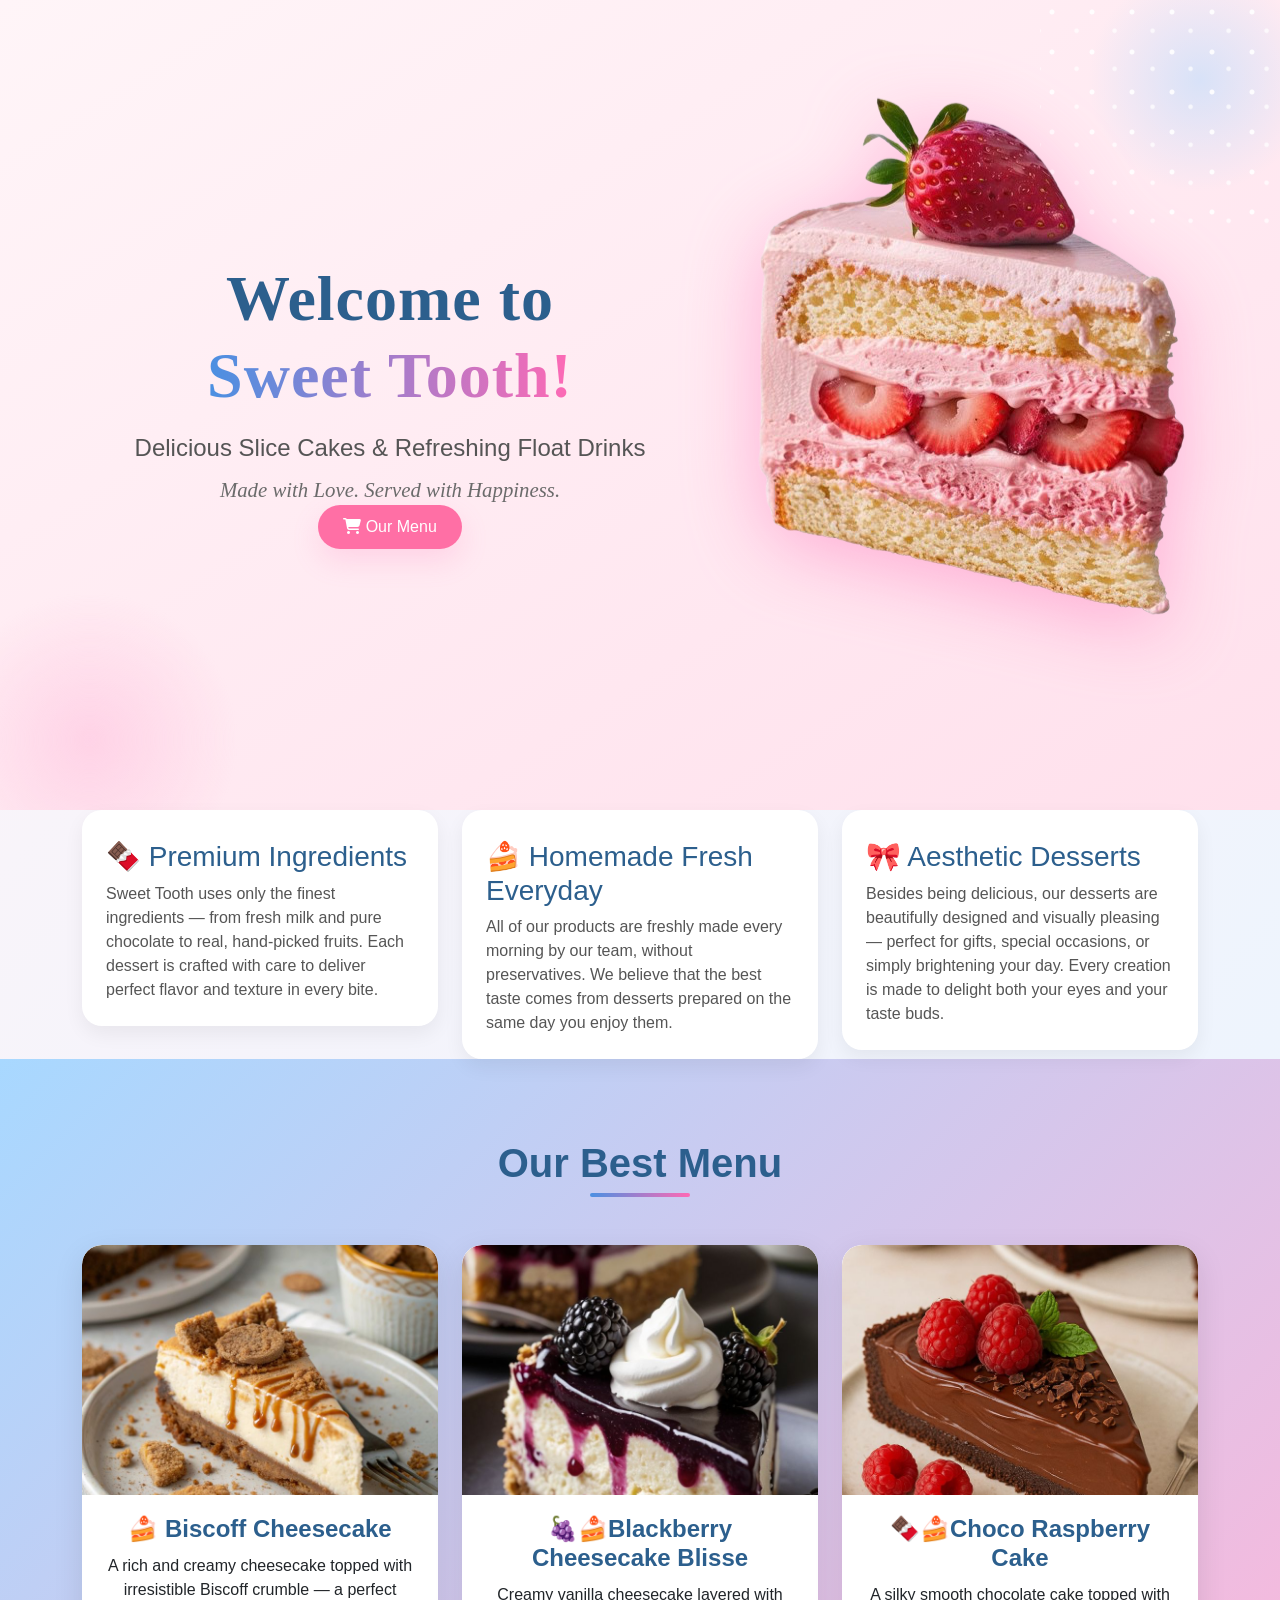
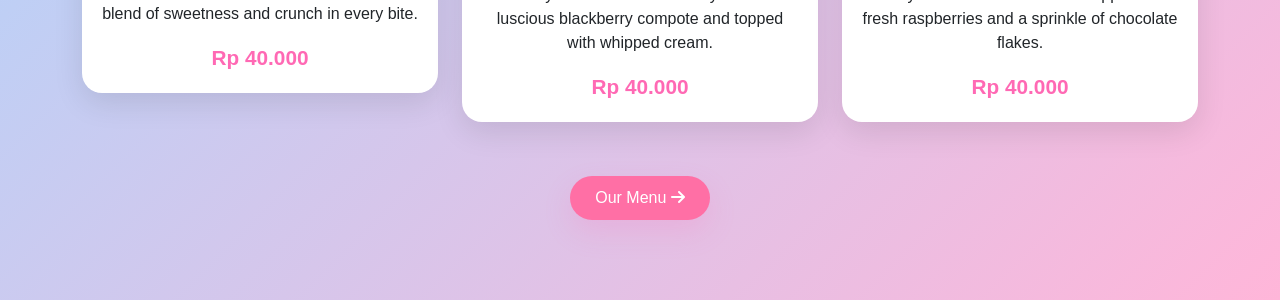
<file: index.html>
<!DOCTYPE html>
<html lang="id">
<head>
    <meta charset="UTF-8">
    <meta name="viewport" content="width=device-width, initial-scale=1.0">
    <title>Sweet Tooth - Home</title>
    <link href="https://cdn.jsdelivr.net/npm/bootstrap@5.3.0/dist/css/bootstrap.min.css" rel="stylesheet">
    <link rel="stylesheet" href="https://cdnjs.cloudflare.com/ajax/libs/font-awesome/6.4.0/css/all.min.css">
    <link href="style.css" rel="stylesheet"/>
</head>
<body>
   

    <!-- Hero Section -->
    <section class="hero-section">
        <div class="container">
            <div class="hero-slice-wrap" aria-hidden="true">
            <img src="images/slicecake.png" alt="Strawberyy Slice Cake" class="hero-slice-img">
            </div>
            <h1>Welcome to <span class="highlight-logo">Sweet Tooth!</span></h1>
            <p>Delicious Slice Cakes & Refreshing Float Drinks</p>
            <span class="hero-tagline">Made with Love. Served with Happiness.</span>
            <button class="btn btn-custom" onclick="location.href='menu.html'">
                <i class="fas fa-shopping-cart"></i> Our Menu
            </button>
        </div>
    </section>

    <!-- Features Section -->
    <section class="features-section">
        <div class="container">
            <div class="row g-4">
                <div class="col-md-4">
                    <div class="feature-card">
                        <div class="feature-icon"></div>
                        <h3>🍫 Premium Ingredients</h3>
                        <p>Sweet Tooth uses only the finest ingredients — from fresh milk and pure chocolate to real, hand-picked fruits. Each dessert is crafted with care to deliver perfect flavor and texture in every bite.</p>
                    </div>
                </div>
                <div class="col-md-4">
                    <div class="feature-card">
                        <div class="feature-icon"></div>
                        <h3>🍰 Homemade Fresh Everyday</h3>
                        <p>All of our products are freshly made every morning by our team, without preservatives. We believe that the best taste comes from desserts prepared on the same day you enjoy them.</p>
                    </div>
                </div>
                <div class="col-md-4">
                    <div class="feature-card">
                        <div class="feature-icon"></div>
                        <h3>🎀 Aesthetic Desserts</h3>
                        <p>Besides being delicious, our desserts are beautifully designed and visually pleasing — perfect for gifts, special occasions, or simply brightening your day. Every creation is made to delight both your eyes and your taste buds.</p>
                    </div>
                </div>
            </div>
        </div>
    </section>

    <!-- Product Preview -->
    <section class="product-preview">
        <div class="container">
            <div class="section-title">
                <h2>Our Best Menu</h2>
            </div>
            <div class="row">
                <div class="col-md-4">
                    <div class="product-card">
                        <div class="product-img">
                            <img src="images/biscoff-cheesecake.jpg" alt="Biscoff Cheesecake">
                        </div>
                        <div class="product-info">
                            <h4>🍰 Biscoff Cheesecake</h4>
                            <p>A rich and creamy cheesecake topped with irresistible Biscoff crumble — a perfect blend of sweetness and crunch in every bite.</p>
                            <div class="product-price">Rp 40.000</div>
                        </div>
                    </div>
                </div>
                <div class="col-md-4">
                    <div class="product-card">
                        <div class="product-img">
                            <img src="images/blackberry- cheesecake-blisse.jpg" alt="Blackberry Cheesecake Blisse">
                        </div>
                        <div class="product-info">
                            <h4>🍇🍰Blackberry Cheesecake Blisse</h4>
                            <p>Creamy vanilla cheesecake layered with luscious blackberry compote and topped with whipped cream.</p>
                            <div class="product-price">Rp 40.000</div>
                        </div>
                    </div>
                </div>
                <div class="col-md-4">
                    <div class="product-card">
                        <div class="product-img">
                            <img src="images/choco-raspberry-cake.jpg" alt="Choco Raspberry Cake">
                        </div>
                        <div class="product-info">
                            <h4>🍫🍰Choco Raspberry Cake</h4>
                            <p>A silky smooth chocolate cake topped with fresh raspberries and a sprinkle of chocolate flakes.</p>
                            <div class="product-price">Rp 40.000</div>
                        </div>
                    </div>
                </div>
            </div>
            <div class="text-center mt-4">
                <button class="btn btn-custom" onclick="location.href='menu.html'">
                    Our Menu <i class="fas fa-arrow-right"></i>
                </button>
            </div>
        </div>
    </section>

    <!-- jQuery & Custom JS -->
    <script src="https://code.jquery.com/jquery-3.7.1.min.js"></script>
    <script src="script.js"></script>

    <script src="https://cdn.jsdelivr.net/npm/bootstrap@5.3.0/dist/js/bootstrap.bundle.min.js"></script>
</body>

</html>
</file>
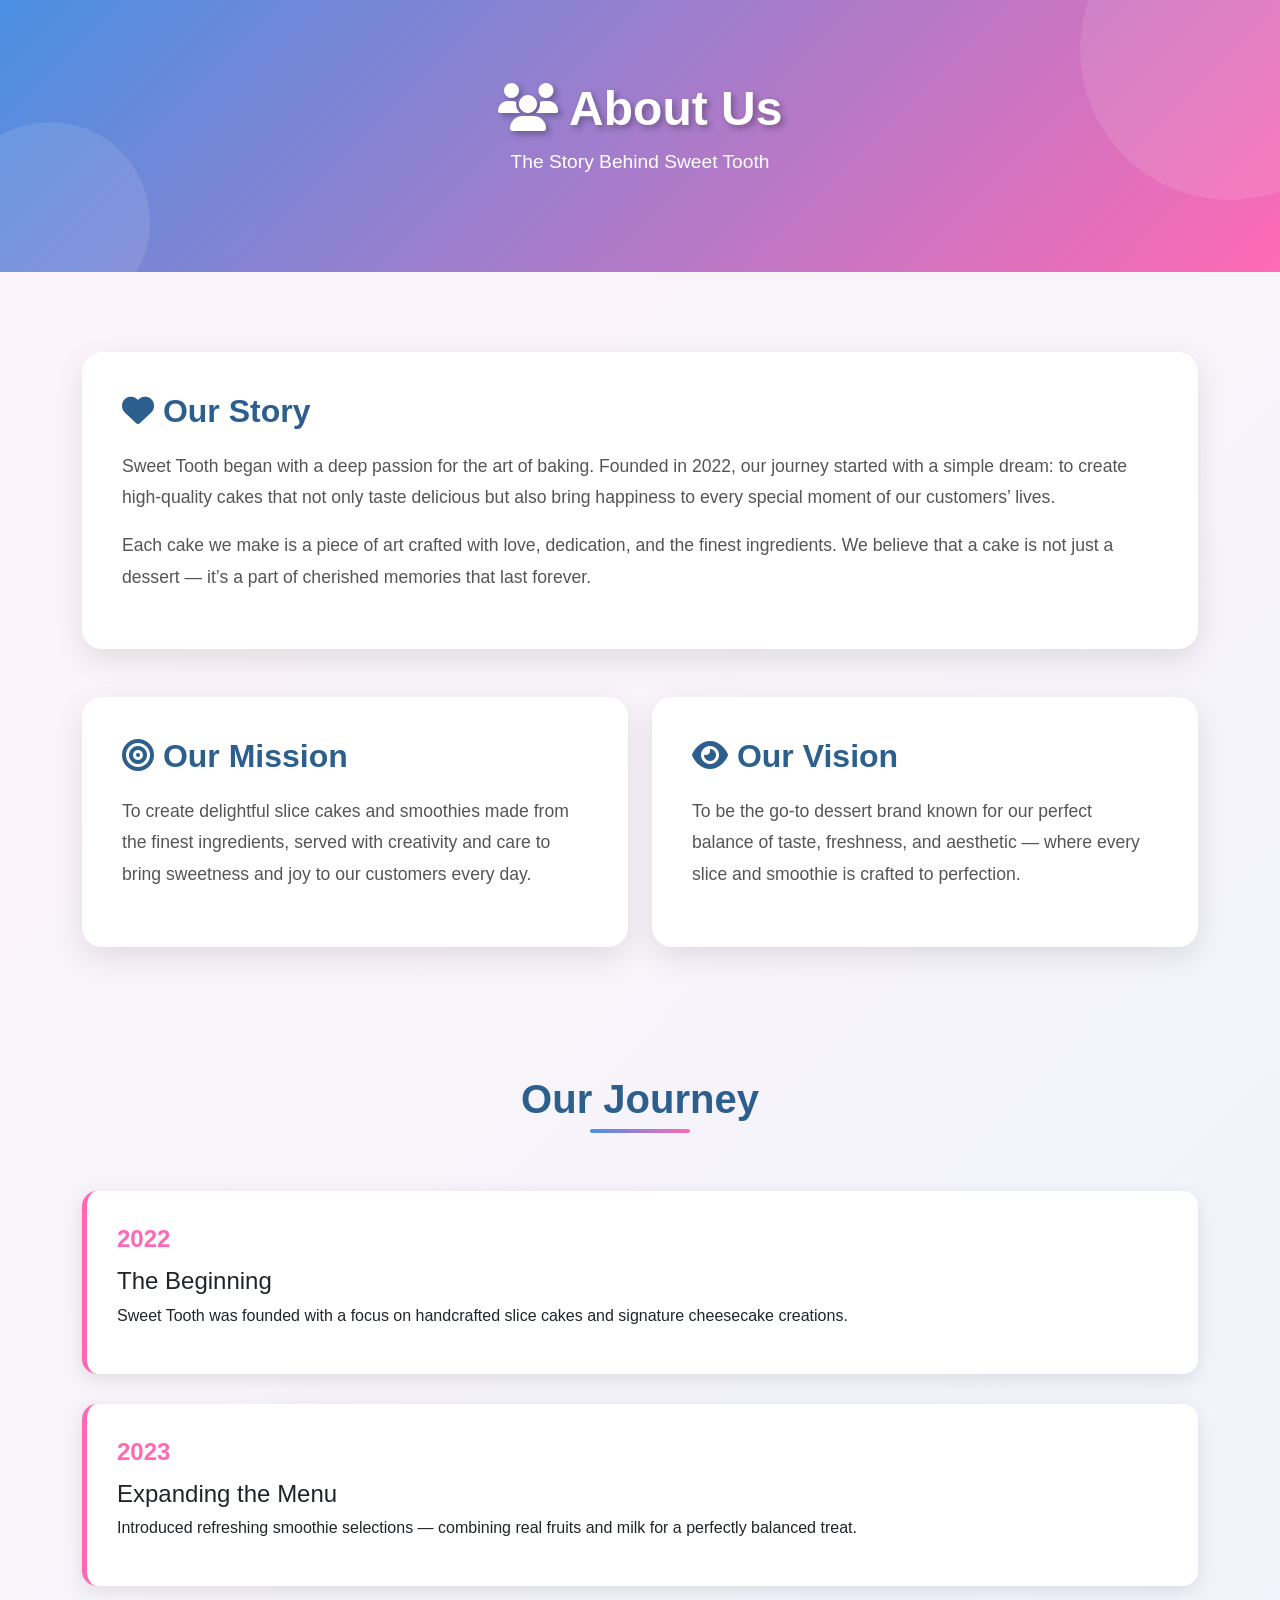
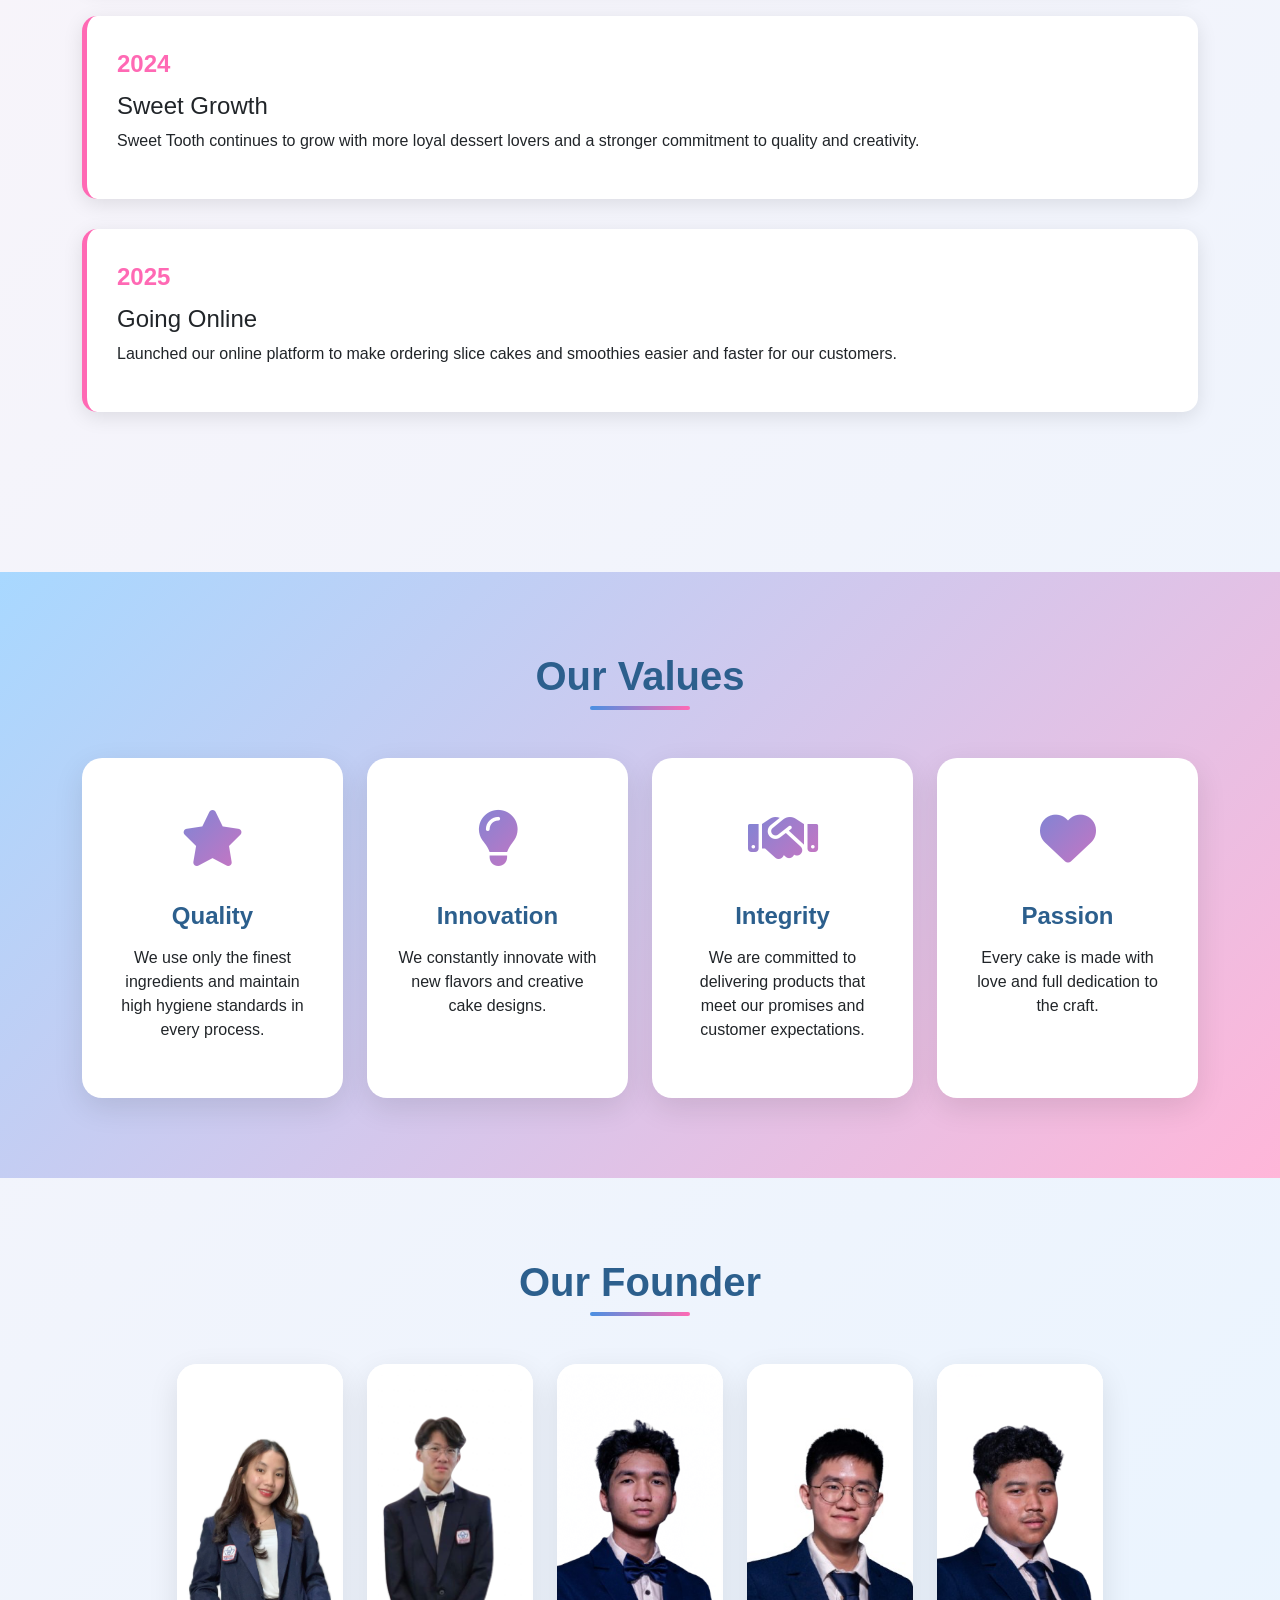
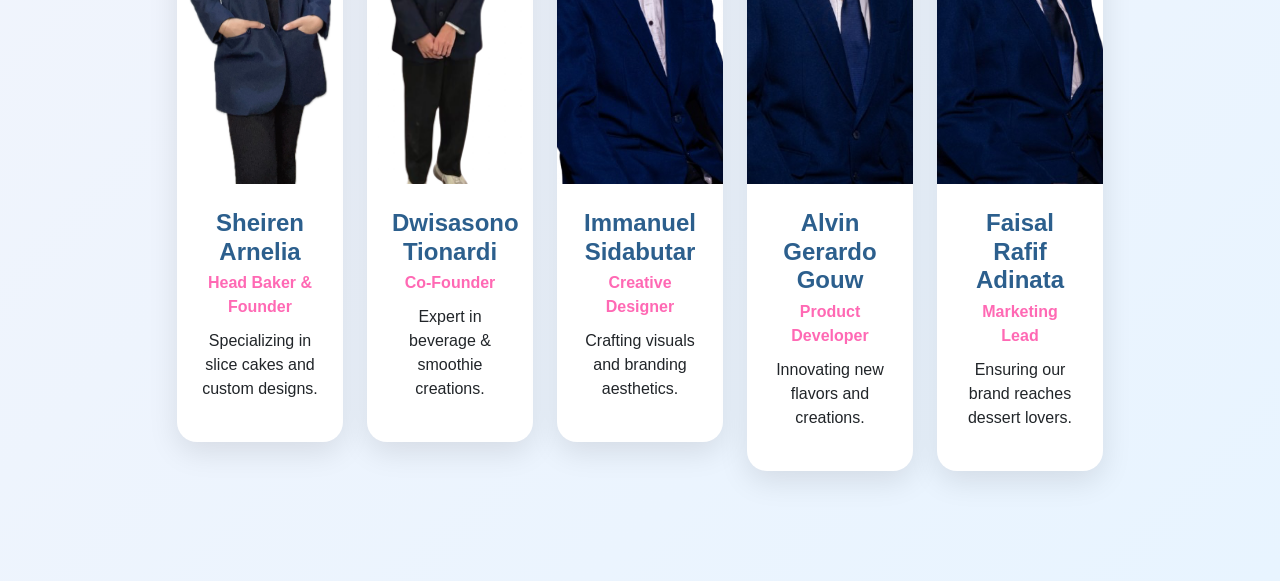
<file: about.html>
<!DOCTYPE html>
<html lang="id">
<head>
    <meta charset="UTF-8">
    <meta name="viewport" content="width=device-width, initial-scale=1.0">
    <title>About Us - Sweet Tooth</title>
    <link href="https://cdn.jsdelivr.net/npm/bootstrap@5.3.0/dist/css/bootstrap.min.css" rel="stylesheet">
    <link rel="stylesheet" href="https://cdnjs.cloudflare.com/ajax/libs/font-awesome/6.4.0/css/all.min.css">
    <link href="style.css" rel="stylesheet"/>

    <style>
    /* style tag  */
    .special-title {
      color: #4A90E2;
      font-weight: 700;
      text-align: center;
      margin-bottom: 18px;
    }
    </style>
</head>
<body>

    <!-- Page Header -->
    <section class="page-header">
        <div class="container">
            <h1><i class="fas fa-users"></i> About Us</h1>
            <p>The Story Behind Sweet Tooth</p>
        </div>
    </section>

    <!-- About Content -->
    <section class="about-content">
        <div class="container">
            <div class="about-card">
                <h2><i class="fas fa-heart"></i> Our Story</h2>
                <p>Sweet Tooth began with a deep passion for the art of baking. Founded in 2022, our journey started with a simple dream: to create high-quality cakes that not only taste delicious but also bring happiness to every special moment of our customers’ lives.</p>
                <p>Each cake we make is a piece of art crafted with love, dedication, and the finest ingredients. We believe that a cake is not just a dessert — it’s a part of cherished memories that last forever.</p>
            </div>

            <div class="row mt-5">
                <div class="col-md-6">
                    <div class="about-card">
                        <h2><i class="fas fa-bullseye"></i> Our Mission</h2>
                        <p>To create delightful slice cakes and smoothies made from the finest ingredients, served with creativity and care to bring sweetness and joy to our customers every day.</p>
                    </div>
                </div>
                <div class="col-md-6">
                    <div class="about-card">
                        <h2><i class="fas fa-eye"></i>  Our Vision</h2>
                         <p>To be the go-to dessert brand known for our perfect balance of taste, freshness, and aesthetic — where every slice and smoothie is crafted to perfection.</p>
                    </div>
                </div>
            </div>

            <div class="story-timeline mt-5">
                <div class="section-title">
                    <h2 class="special-title">Our Journey</h2>
                </div>
                <div class="timeline-item">
                    <div class="timeline-year">2022</div>
                    <h4>The Beginning</h4>
                    <p>Sweet Tooth was founded with a focus on handcrafted slice cakes and signature cheesecake creations.</p>
                </div>
                <div class="timeline-item">
                     <div class="timeline-year">2023</div>
                     <h4>Expanding the Menu</h4>
                     <p>Introduced refreshing smoothie selections — combining real fruits and milk for a perfectly balanced treat.</p>
                </div>
               <div class="timeline-item">
                    <div class="timeline-year">2024</div>
                    <h4>Sweet Growth</h4>
                    <p>Sweet Tooth continues to grow with more loyal dessert lovers and a stronger commitment to quality and creativity.</p>
                </div>
                <div class="timeline-item">
                    <div class="timeline-year">2025</div>
                    <h4>Going Online</h4>
                    <p>Launched our online platform to make ordering slice cakes and smoothies easier and faster for our customers.</p>
                </div>
            </div>
        </div>
    </section>

    <!-- Values Section -->
    <section class="values-section">
        <div class="container">
            <div class="section-title">
                <h2>Our Values</h2>
            </div>
            <div class="row g-4">
                <div class="col-md-3">
                    <div class="value-card">
                        <div class="value-icon">
                            <i class="fas fa-star"></i>
                        </div>
                        <h4>Quality</h4>
                       <p>We use only the finest ingredients and maintain high hygiene standards in every process.</p>
                    </div>
                </div>
                <div class="col-md-3">
                    <div class="value-card">
                        <div class="value-icon">
                            <i class="fas fa-lightbulb"></i>
                        </div>
                        <h4>Innovation</h4>
                        <p>We constantly innovate with new flavors and creative cake designs.</p>
                    </div>
                </div>
                <div class="col-md-3">
                    <div class="value-card">
                        <div class="value-icon">
                            <i class="fas fa-handshake"></i>
                        </div>
                        <h4>Integrity</h4>
                        <p>We are committed to delivering products that meet our promises and customer expectations.</p>
                    </div>
                </div>
                <div class="col-md-3">
                    <div class="value-card">
                        <div class="value-icon">
                            <i class="fas fa-heart"></i>
                        </div>
                        <h4>Passion</h4>
                        <p>Every cake is made with love and full dedication to the craft.</p>
                    </div>
                </div>
            </div>
        </div>
    </section>

    <!-- Team Section -->
    <section class="team-section">
    <div class="container">
        <div class="section-title">
            <h2>Our Founder</h2>
        </div>

        <div class="row justify-content-center g-4">

            <!-- Card 1 -->
            <div class="col-md-4 col-lg-2">
                <div class="team-card">
                    <div class="team-img">
                        <img src="images/sheiren-arnelia.JPG" alt="Sheiren Arnelia">
                    </div>
                    <div class="team-info">
                        <h4>Sheiren Arnelia</h4>
                        <div class="team-role">Head Baker & Founder</div>
                        <p>Specializing in slice cakes and custom designs.</p>
                    </div>
                </div>
            </div>

            <!-- Card 2 -->
            <div class="col-md-4 col-lg-2">
                <div class="team-card">
                    <div class="team-img">
                        <img src="images/DWI.png" alt="Team Member 2">
                    </div>
                    <div class="team-info">
                        <h4>Dwisasono Tionardi</h4>
                        <div class="team-role">Co-Founder</div>
                        <p>Expert in beverage & smoothie creations.</p>
                    </div>
                </div>
            </div>

            <!-- Card 3 -->
            <div class="col-md-4 col-lg-2">
                <div class="team-card">
                    <div class="team-img">
                        <img src="images/Nuel.png" alt="Team Member 3">
                    </div>
                    <div class="team-info">
                        <h4>Immanuel Sidabutar</h4>
                        <div class="team-role">Creative Designer</div>
                        <p>Crafting visuals and branding aesthetics.</p>
                    </div>
                </div>
            </div>

            <!-- Card 4 -->
            <div class="col-md-4 col-lg-2">
                <div class="team-card">
                    <div class="team-img">
                        <img src="images/alvin.jpg" alt="Team Member 4">
                    </div>
                    <div class="team-info">
                        <h4>Alvin Gerardo Gouw</h4>
                        <div class="team-role">Product Developer</div>
                        <p>Innovating new flavors and creations.</p>
                    </div>
                </div>
            </div>

            <!-- Card 5 -->
            <div class="col-md-4 col-lg-2">
                <div class="team-card">
                    <div class="team-img">
                        <img src="images/faisal.png" alt="Team Member 5">
                    </div>
                    <div class="team-info">
                        <h4>Faisal Rafif Adinata</h4>
                        <div class="team-role">Marketing Lead</div>
                        <p>Ensuring our brand reaches dessert lovers.</p>
                    </div>
                </div>
            </div>

        </div>
    </div>
</section>


    <!-- jQuery & Custom JS -->
    <script src="https://code.jquery.com/jquery-3.7.1.min.js"></script>
    <script src="script.js"></script>
    
    <script src="https://cdn.jsdelivr.net/npm/bootstrap@5.3.0/dist/js/bootstrap.bundle.min.js"></script>
</body>
</html>
</file>
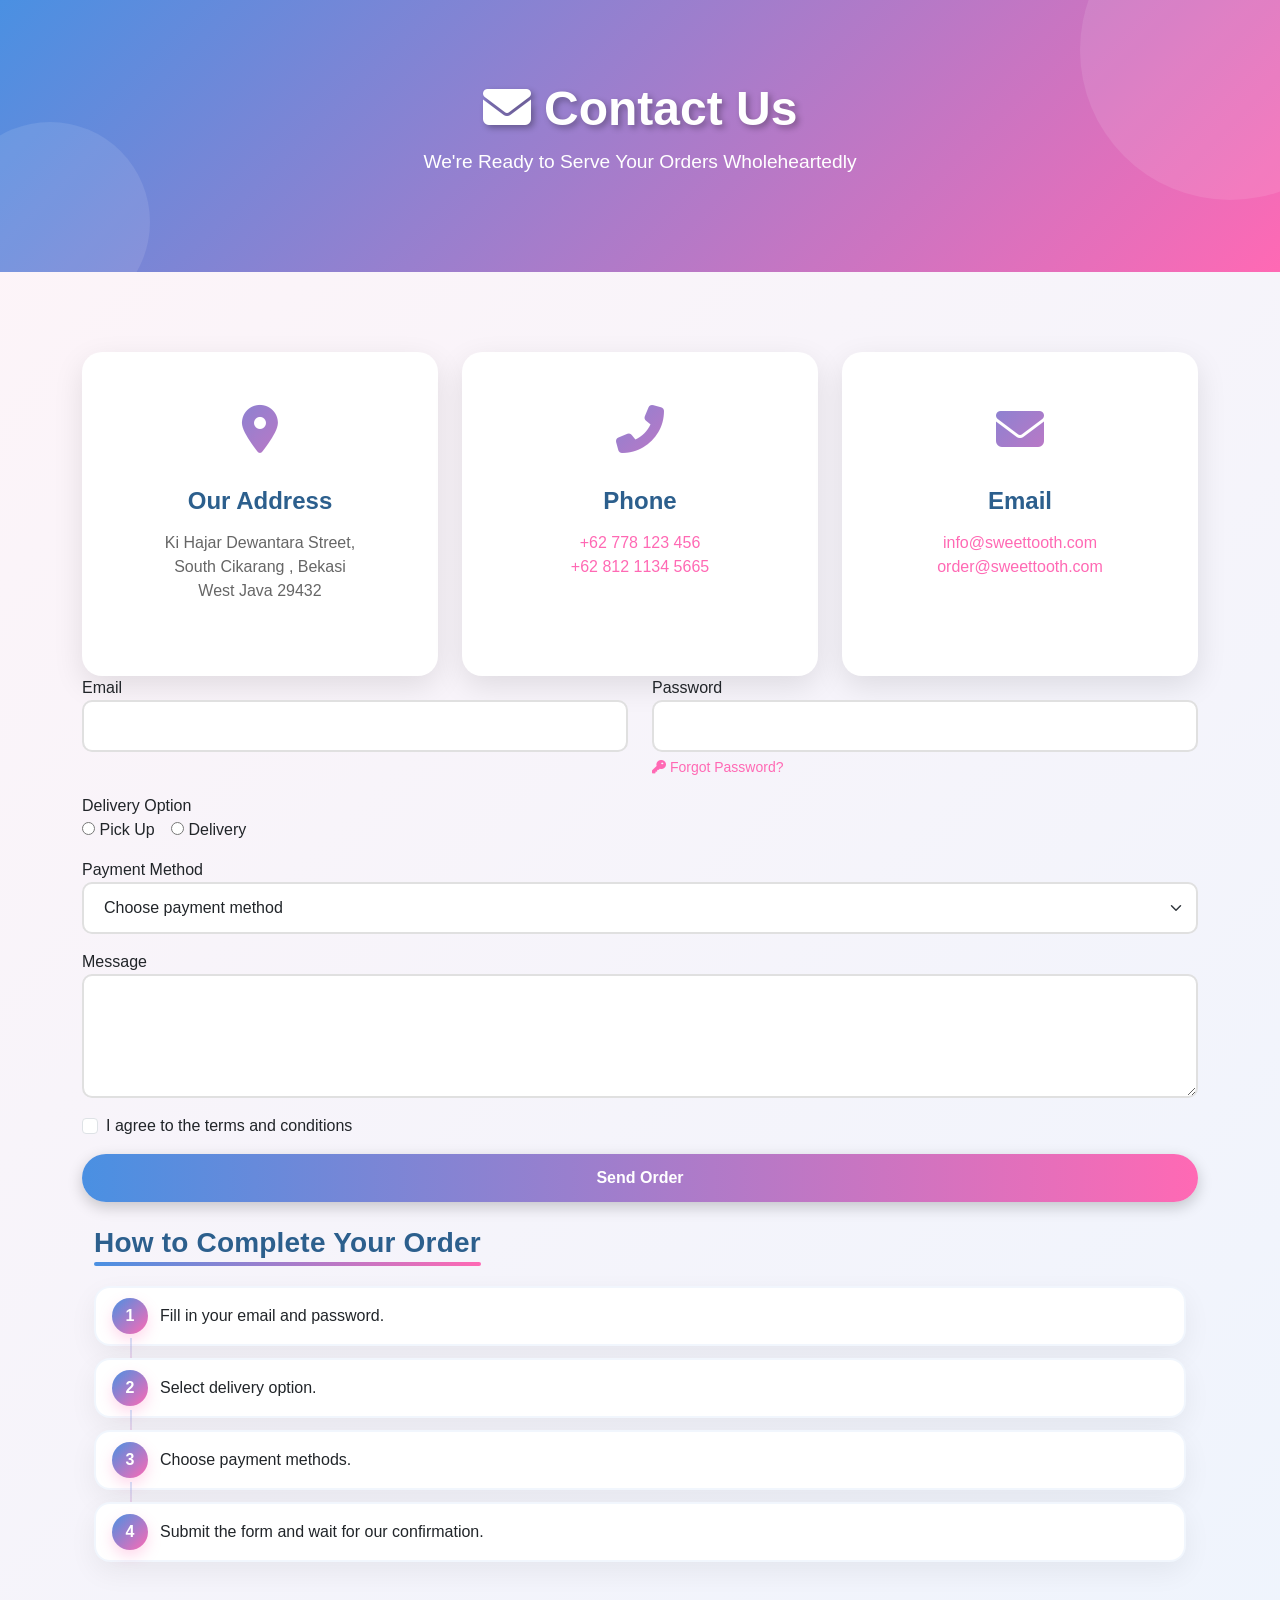
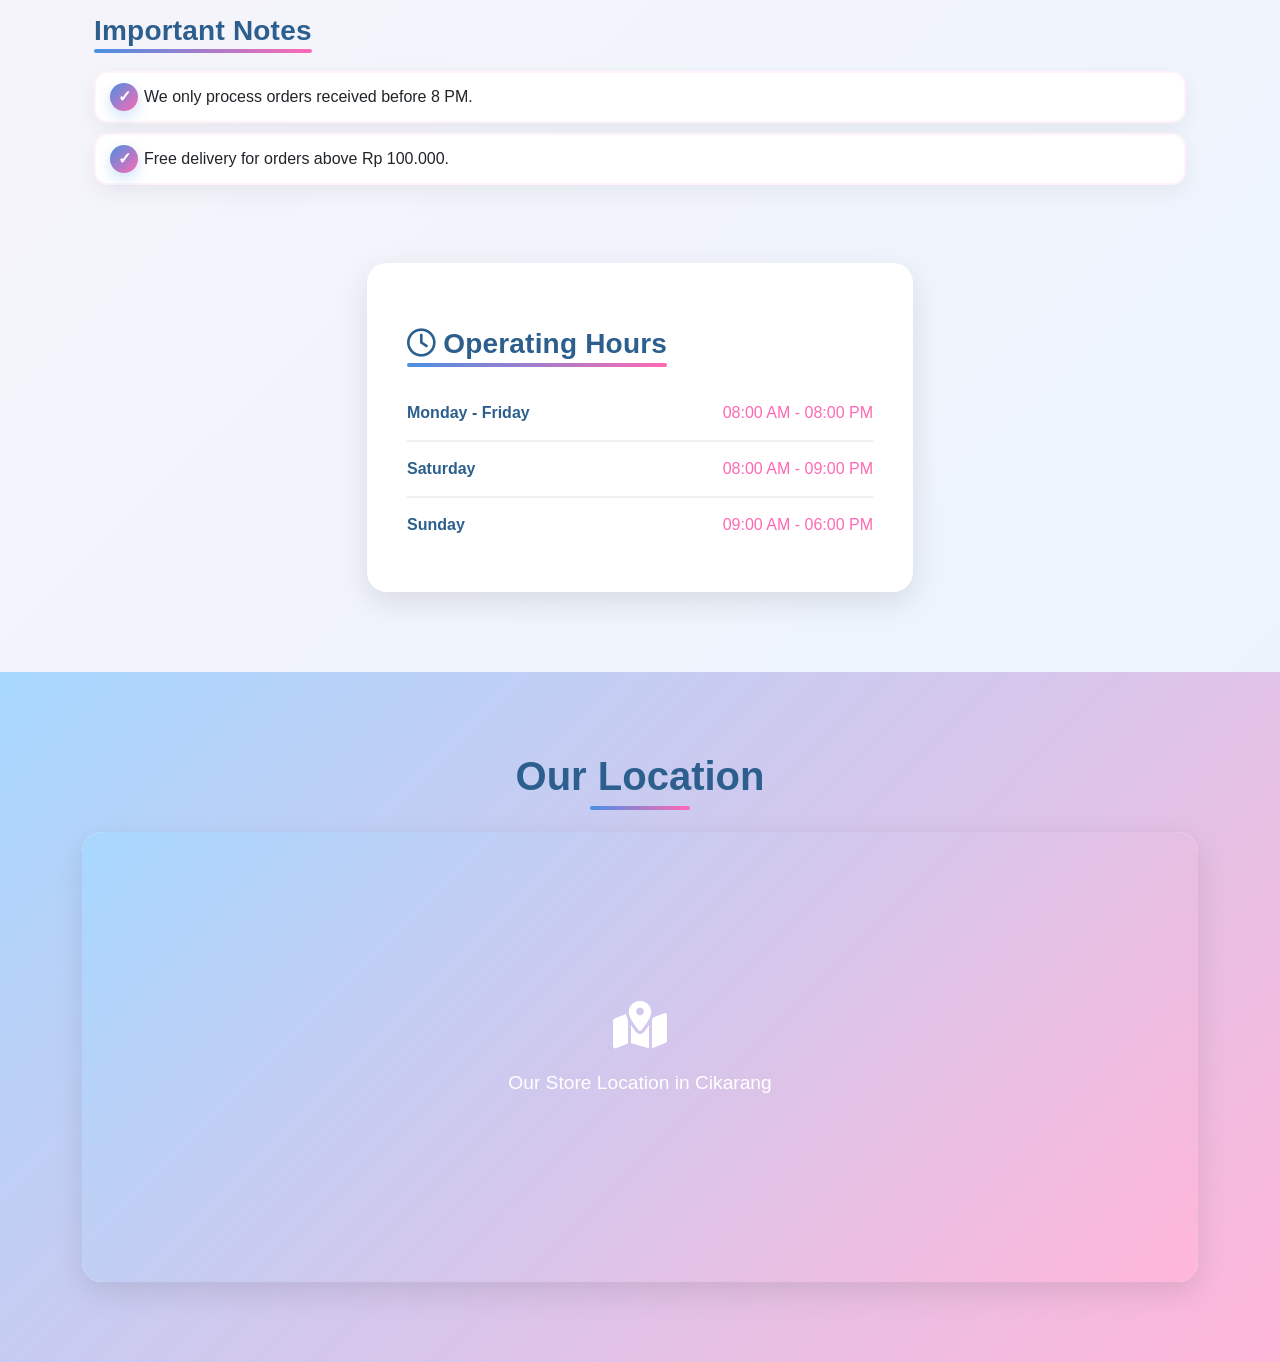
<file: contact.html>
<!DOCTYPE html>
<html lang="id">
<head>
    <meta charset="UTF-8">
    <meta name="viewport" content="width=device-width, initial-scale=1.0">
    <title>Sweet Tooth - Contact</title>
    <link href="https://cdn.jsdelivr.net/npm/bootstrap@5.3.0/dist/css/bootstrap.min.css" rel="stylesheet">
    <link rel="stylesheet" href="https://cdnjs.cloudflare.com/ajax/libs/font-awesome/6.4.0/css/all.min.css">
    <link href="style.css" rel="stylesheet"/>
</head>
<body>

    <!-- Page Header -->
    <section class="page-header">
        <div class="container">
            <h1><i class="fas fa-envelope"></i> Contact Us</h1>
            <p>We're Ready to Serve Your Orders Wholeheartedly</p>
        </div>
    </section>

    <!-- Contact Info Cards -->
    <section class="contact-section">
        <div class="container">
            <div class="row">
                <div class="col-md-4">
                    <div class="contact-info-card">
                        <div class="contact-icon">
                            <i class="fas fa-map-marker-alt"></i>
                        </div>
                        <h4>Our Address</h4>
                        <p>Ki Hajar Dewantara Street,<br>South Cikarang , Bekasi<br>West Java 29432</p>
                    </div>
                </div>
                <div class="col-md-4">
                    <div class="contact-info-card">
                        <div class="contact-icon">
                            <i class="fas fa-phone-alt"></i>
                        </div>
                        <h4>Phone</h4>
                        <p>
                            <a href="tel:+62778123456">+62 778 123 456</a><br>
                            <a href="tel:+6281234567890">+62 812 1134 5665</a>
                        </p>
                    </div>
                </div>
                <div class="col-md-4">
                    <div class="contact-info-card">
                        <div class="contact-icon">
                            <i class="fas fa-envelope"></i>
                        </div>
                        <h4>Email</h4>
                        <p>
                            <a href="mailto:info@sweettooth.com">info@sweettooth.com</a><br>
                            <a href="mailto:order@sweettooth.com">order@sweettooth.com</a>
                        </p>
                    </div>
                </div>
            </div>


    <!-- Contact Form --> 
        <form action="#" method="post" id="contactOrderForm" name="contactOrderForm">
        <div class="row">
            <div class="col-md-6 mb-3">
                <label for="emailOrder">Email</label>
                <input type="text" id="emailOrder" name="emailOrder" class="form-control">
            </div>
            <div class="col-md-6 mb-3">
                <label for="password">Password</label>
                <input id="password" name="password" class="form-control" type="password">
                <small style="display:block; margin-top:5px;">
                    <a href="#" id="showForgotForm" style="color: #FF69B4; text-decoration: none;">
                        <i class="fas fa-key"></i> Forgot Password?
                    </a>
                </small>
            </div>
        </div>

        <div class="mb-3">
            <label>Delivery Option</label><br>
            <input type="radio" id="pickup" name="delivery" value="pickup">
            <label for="pickup">Pick Up</label>
            <input type="radio" id="delivery" name="delivery" value="delivery" style="margin-left:12px;">
            <label for="delivery">Delivery</label>
        </div>

        <div class="mb-3">
            <label for="paymentMethod">Payment Method</label>
            <select name="paymentMethod" id="paymentMethod" class="form-select">
                <option value="">Choose payment method</option>
                <option value="cod">Cash on Delivery</option>
                <option value="transfer">Bank Transfer</option>
                <option value="ewallet">E-Wallet (OVO / DANA / GoPay)</option>
            </select>
            <small id="paymentHelper" style="color:#d63384; font-weight:500;"></small>
        </div>

        <div class="mb-3 d-none" id="addressGroup">
            <label for="address">Delivery Address</label>
            <textarea id="address" name="address" class="form-control" rows="3"
            placeholder="Street, district, city, postal code"></textarea>
        </div>

        <div class="mb-3">
            <label for="message">Message</label>
            <textarea id="message" name="message" class="form-control" rows="4" maxlength="500"></textarea>
        </div>

        <div class="mb-3 form-check">
            <input class="form-check-input" type="checkbox" id="agree">
            <label class="form-check-label" for="agree">I agree to the terms and conditions</label>
        </div>

        <button type="submit" class="btn btn-submit">Send Order</button>
        </form>

        <!-- Oredered & Unordered List -->
        <section class="order-tips-section">
        <div class="container">
            <h3>How to Complete Your Order</h3>
            <ol>
            <li>Fill in your email and password.</li>
            <li>Select delivery option.</li>
            <li>Choose payment methods.</li>
            <li>Submit the form and wait for our confirmation.</li>
            </ol>

            <h3>Important Notes</h3>
            <ul>
            <li>We only process orders received before 8 PM.</li>
            <li>Free delivery for orders above Rp 100.000.</li>
            </ul>
        </div>
        </section>

            <!-- Working Hours -->
            <div class="row mt-5">
                <div class="col-lg-6 mx-auto">
                    <div class="working-hours">
                        <h3><i class="far fa-clock"></i> Operating Hours</h3>
                        <div class="hours-item">
                            <span class="hours-day">Monday - Friday</span>
                            <span class="hours-time">08:00 AM - 08:00 PM</span>
                        </div>
                        <div class="hours-item">
                            <span class="hours-day">Saturday</span>
                            <span class="hours-time">08:00 AM - 09:00 PM</span>
                        </div>
                        <div class="hours-item">
                            <span class="hours-day">Sunday</span>
                            <span class="hours-time">09:00 AM - 06:00 PM</span>
                        </div>
                    </div>
                </div>
            </div>
        </div>
    </section>

    <!-- Map Section -->
    <section class="map-section">
        <div class="container">
            <div class="section-title mb-4">
                <h2>Our Location</h2>
            </div>
            <div class="map-container">
                <!-- Replace this div with actual Google Maps embed code -->
                <div class="map-placeholder">
                    <i class="fas fa-map-marked-alt"></i>
                    <p>Our Store Location in Cikarang</p>
                </div>
            </div>
        </div>
    </section>

    <!-- jQuery & Custom JS -->
    <script src="https://code.jquery.com/jquery-3.7.1.min.js"></script>
    <script src="script.js"></script>
    <script src="https://cdn.jsdelivr.net/npm/bootstrap@5.3.0/dist/js/bootstrap.bundle.min.js"></script>
</body>
</html>
</file>
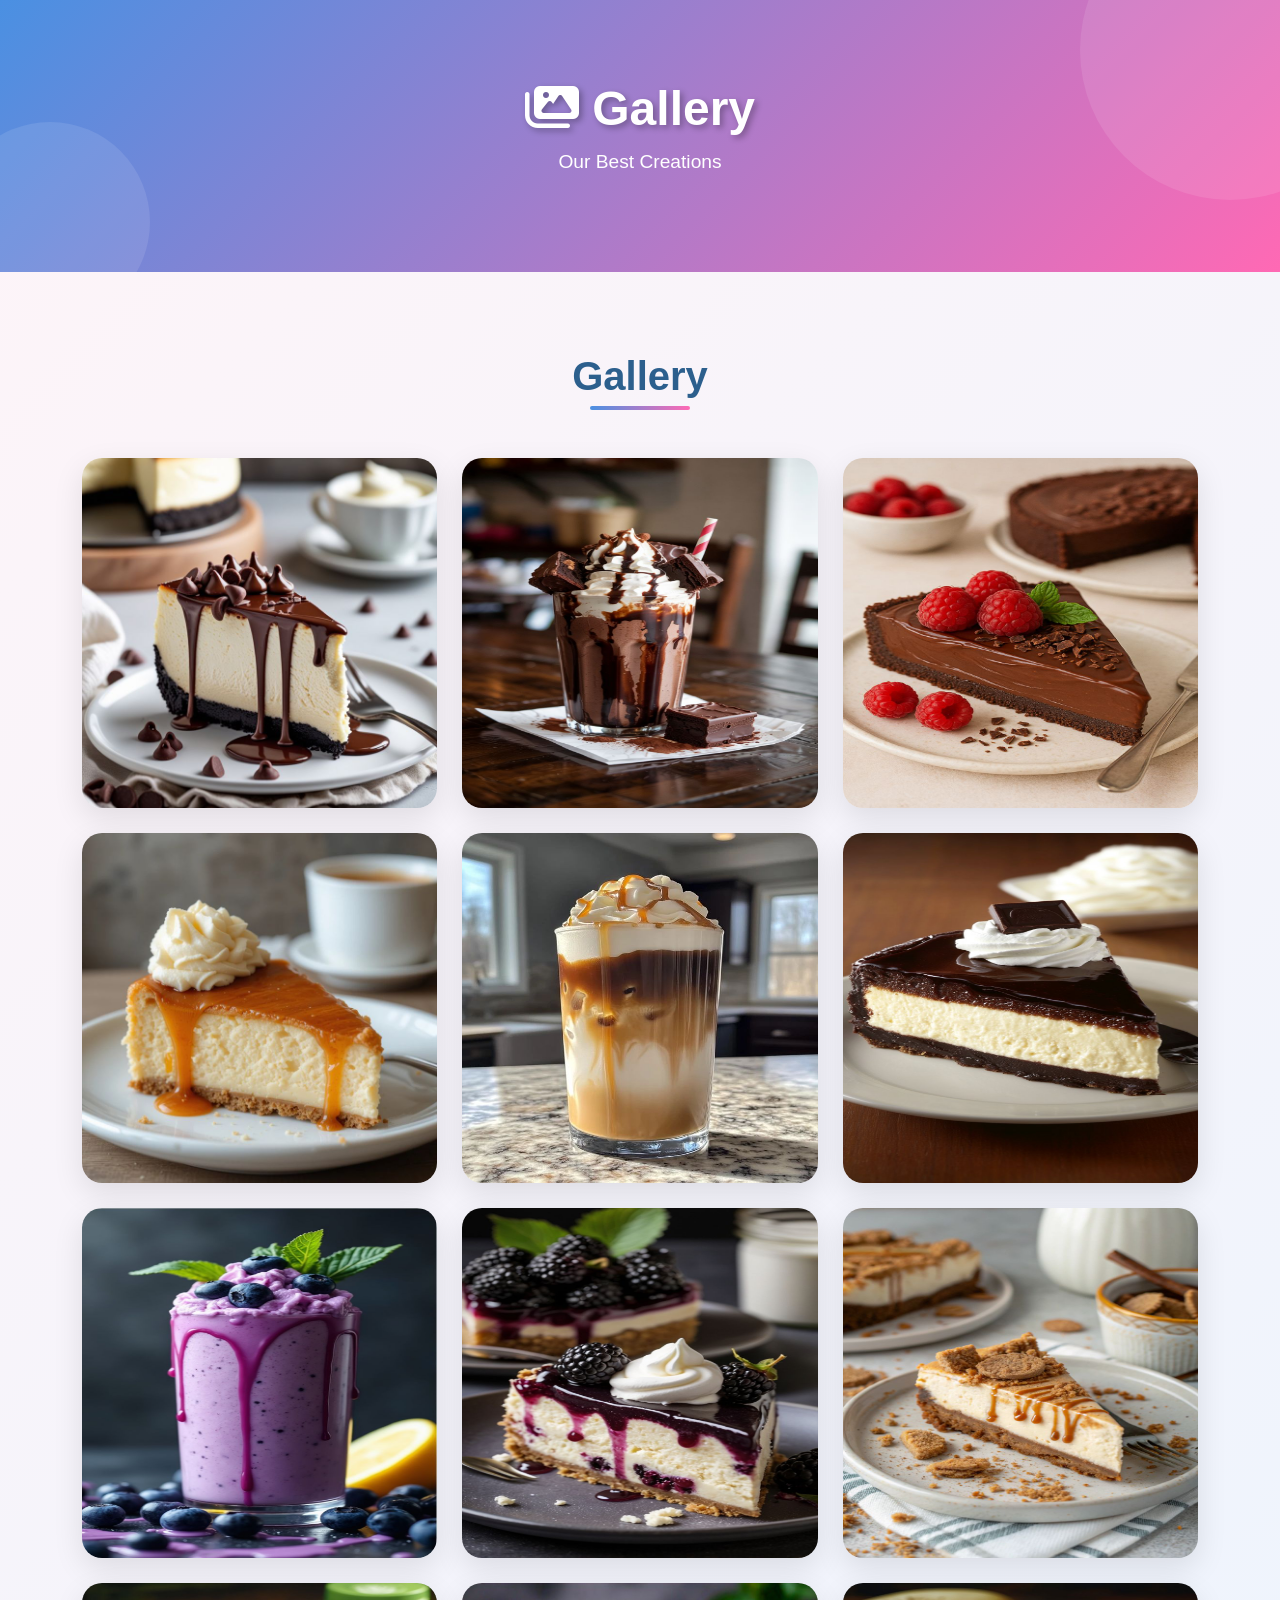
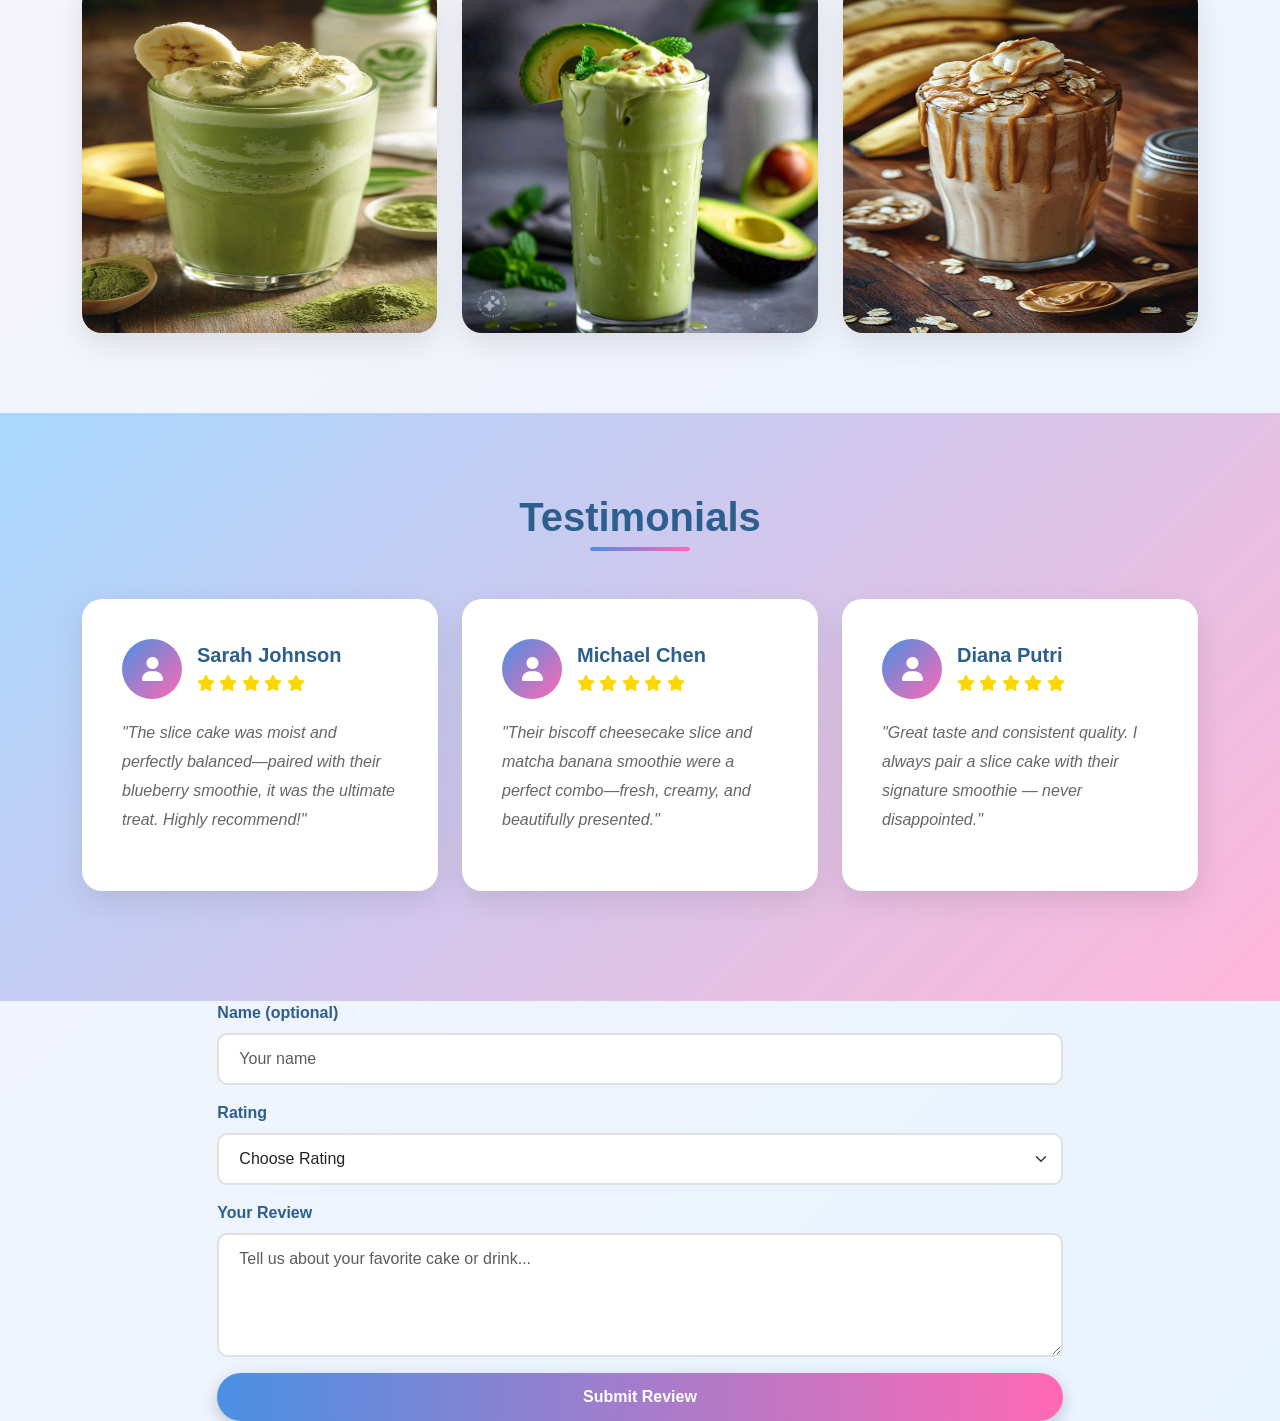
<file: gallery.html>
<!DOCTYPE html>
<html lang="id">
<head>
    <meta charset="UTF-8">
    <meta name="viewport" content="width=device-width, initial-scale=1.0">
    <title>Gallery - Sweet Tooth</title>
    <link href="https://cdn.jsdelivr.net/npm/bootstrap@5.3.0/dist/css/bootstrap.min.css" rel="stylesheet">
    <link rel="stylesheet" href="https://cdnjs.cloudflare.com/ajax/libs/font-awesome/6.4.0/css/all.min.css">
    <link href="style.css" rel="stylesheet"/>
</head>
<body>

    <!-- Page Header -->
    <section class="page-header">
        <div class="container">
            <h1><i class="fas fa-images"></i> Gallery</h1>
            <p>Our Best Creations</p>
        </div>
    </section>

    <!-- Gallery Section -->
    <section class="gallery-section">
        <div class="container">
            <div class="section-title">
                <h2>Gallery</h2>
            </div>

            <!-- Gallery Grid -->
            <div class="gallery-grid">
                <!-- Item 1 -->
                <div class="gallery-item">
                    <img src="images/ultimate-chocolate-cheesecake.jpg" alt="Elegant Wedding Cake" class="gallery-img">
                    <div class="gallery-img"></div>
                    <div class="gallery-overlay">
                        <h4>Ultimate Chocolate Cheesecake</h4>
                    </div>
                </div>

                <!-- Item 2 -->
                <div class="gallery-item">
                    <img src="images/chocolate-brownie-milkshake.jpg" alt="Chocolate Brownie Milkshake" class="gallery-img">
                    <div class="gallery-overlay">
                        <h4>Chocolate Brownie Milkshake</h4>
                    </div>
                </div>

                <!-- Item 3 -->
                <div class="gallery-item">
                     <img src="images/choco-raspberry-cake.jpg" alt="Choco Raspberry Cake" class="gallery-img">
                    <div class="gallery-img"></div>
                    <div class="gallery-overlay">
                        <h4>Choco Raspberry Cake</h4>
                    </div>
                </div>

                <!-- Item 4 -->
               <div class="gallery-item">
                 <img src="images/caramel-new-york-cheesecake.jpg" alt="Caramel New York Cheesecake" class="gallery-img">
                    <div class="gallery-img"></div>
                    <div class="gallery-overlay">
                        <h4>Caramel New York Cheesecake</h4>
                    </div>
                </div>

                <!-- Item 5 -->
                <div class="gallery-item">
                     <img src="images/caramel-macchiato.jpg" alt="Caramel Machchiato" class="gallery-img">
                    <div class="gallery-img"></div>
                    <div class="gallery-overlay">
                        <h4>Caramel Machchiato</h4>
                    </div>
                </div>

                <!-- Item 6 -->
                <div class="gallery-item">
                     <img src="images/boston-cream-cheesecake.jpg" alt="Boston Cream Cheesecake" class="gallery-img">
                    <div class="gallery-img"></div>
                    <div class="gallery-overlay">
                        <h4>Boston Cream Cheesecake</h4>
                    </div>
                </div>

                <!-- Item 7 -->
                <div class="gallery-item">
                     <img src="images/blueberry-smothie.jpg" alt="Blueberry Smothie" class="gallery-img">
                    <div class="gallery-img"></div>
                    <div class="gallery-overlay">
                        <h4>Blueberry Smothie</h4>
                    </div>
                </div>

                <!-- Item 8 -->
                <div class="gallery-item">
                     <img src="images/blackberry- cheesecake-blisse.jpg" alt="Blackberry Cheesecake Blisse" class="gallery-img">
                    <div class="gallery-img"></div>
                    <div class="gallery-overlay">
                        <h4>Blackberry Cheesecake Blisse</h4>
                    </div>
                </div>

                <!-- Item 9 -->
                <div class="gallery-item">
                     <img src="images/biscoff-cheesecake.jpg" alt="Biscoff Cheesecake" class="gallery-img">
                    <div class="gallery-img"></div>
                    <div class="gallery-overlay">
                        <h4>Biscoff Cheesecake</h4>
                    </div>
                </div>

                <!-- Item 10 -->
                <div class="gallery-item">
                     <img src="images/banana-matcha-smoothie.jpg" alt="Banana Matcha Smothie" class="gallery-img">
                    <div class="gallery-img"></div>
                    <div class="gallery-overlay">
                        <h4>Banana Matcha Smothie</h4>
                    </div>
                </div>

                <!-- Item 11 -->
               <div class="gallery-item">
                 <img src="images/avocado-smothie.jpg" alt="Avocado Smothie" class="gallery-img">
                    <div class="gallery-img"></div>
                    <div class="gallery-overlay">
                        <h4>Avocado Smothie</h4>
                    </div>
                </div>

                <!-- Item 12 -->
                <div class="gallery-item">
                     <img src="images/peanut-butter-and-banana-smoothie.jpg" alt="Peanut Butter and Banana Smothie" class="gallery-img">
                    <div class="gallery-img"></div>
                    <div class="gallery-overlay">
                        <h4>Peanut Butter and Banana Smothie</h4>
                    </div>
                </div>
            </div>
        </div>
    </section>

    <!-- Testimonial Section -->
    <section class="testimonial-section">
        <div class="container">
            <div class="section-title">
                <h2>Testimonials</h2>
            </div>
            <div class="row">
                <div class="col-md-4">
                    <div class="testimonial-card">
                        <div class="testimonial-header">
                            <div class="testimonial-avatar">
                                <i class="fas fa-user"></i>
                            </div>
                            <div class="testimonial-info">
                                <h5>Sarah Johnson</h5>
                                <div class="testimonial-rating">
                                    <i class="fas fa-star"></i>
                                    <i class="fas fa-star"></i>
                                    <i class="fas fa-star"></i>
                                    <i class="fas fa-star"></i>
                                    <i class="fas fa-star"></i>
                                </div>
                            </div>
                        </div>
                        <p class="testimonial-text">"The slice cake was moist and perfectly balanced—paired with their blueberry smoothie, it was the ultimate treat. Highly recommend!"</p>
                    </div>
                </div>
                <div class="col-md-4">
                    <div class="testimonial-card">
                        <div class="testimonial-header">
                            <div class="testimonial-avatar">
                                <i class="fas fa-user"></i>
                            </div>
                            <div class="testimonial-info">
                                <h5>Michael Chen</h5>
                                <div class="testimonial-rating">
                                    <i class="fas fa-star"></i>
                                    <i class="fas fa-star"></i>
                                    <i class="fas fa-star"></i>
                                    <i class="fas fa-star"></i>
                                    <i class="fas fa-star"></i>
                                </div>
                            </div>
                        </div>
                       <p class="testimonial-text">"Their biscoff cheesecake slice and matcha banana smoothie were a perfect combo—fresh, creamy, and beautifully presented."</p>
                    </div>
                </div>
                <div class="col-md-4">
                    <div class="testimonial-card">
                        <div class="testimonial-header">
                            <div class="testimonial-avatar">
                                <i class="fas fa-user"></i>
                            </div>
                            <div class="testimonial-info">
                                <h5>Diana Putri</h5>
                                <div class="testimonial-rating">
                                    <i class="fas fa-star"></i>
                                    <i class="fas fa-star"></i>
                                    <i class="fas fa-star"></i>
                                    <i class="fas fa-star"></i>
                                    <i class="fas fa-star"></i>
                                </div>
                            </div>
                        </div>
                        <p class="testimonial-text">"Great taste and consistent quality. I always pair a slice cake with their signature smoothie — never disappointed."</p>
                    </div>
                </div>
            </div>
        </div>
    </section>

      <form id="testimonialForm" class="row justify-content-center">
    <div class="col-md-8">
        <div class="mb-3">
            <label for="testiName" class="form-label">Name (optional)</label>
            <input type="text" id="testiName" class="form-control" placeholder="Your name">
        </div>
        <div class="mb-3">
            <label for="testiRating" class="form-label">Rating</label>
            <select id="testiRating" class="form-select">
                <option value="">Choose Rating</option>
                <option value="5">5 - Excellent</option>
                <option value="4">4 - Very Good</option>
                <option value="3">3 - Good</option>
                <option value="2">2 - Fair</option>
                <option value="1">1 - Poor</option>
            </select>
        </div>
        <div class="mb-3">
            <label for="testiMessage" class="form-label">Your Review</label>
            <textarea id="testiMessage" class="form-control" rows="4"
                      placeholder="Tell us about your favorite cake or drink..."></textarea>
        </div>
        <button type="submit" class="btn btn-submit">Submit Review</button>
    </div>
</form>

    <!-- jQuery & Custom JS -->
    <script src="https://code.jquery.com/jquery-3.7.1.min.js"></script>
    <script src="script.js"></script>
    <script src="https://cdn.jsdelivr.net/npm/bootstrap@5.3.0/dist/js/bootstrap.bundle.min.js"></script>
</body>
</html>
</file>
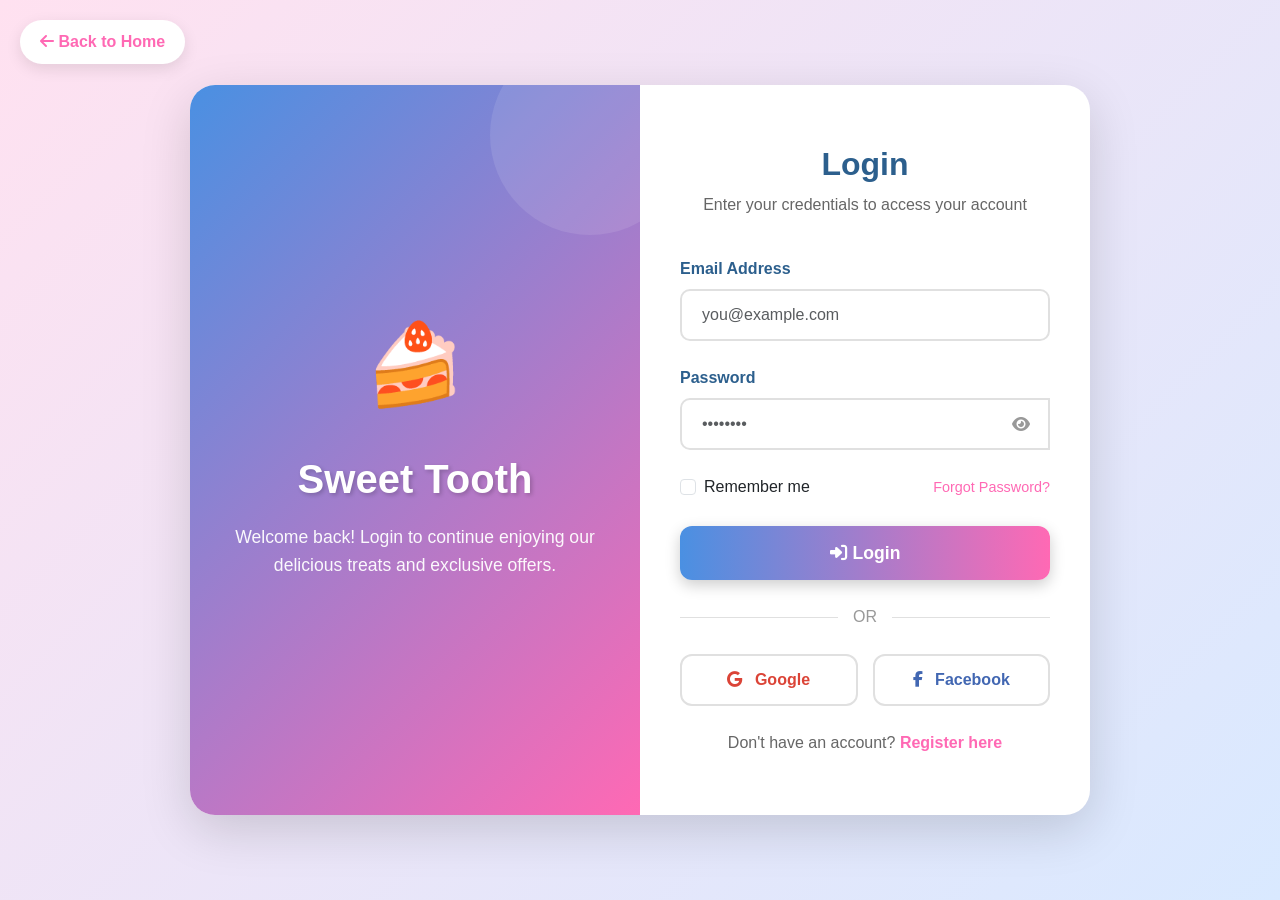
<file: login.html>
<!DOCTYPE html>
<html lang="id">
<head>
    <meta charset="UTF-8">
    <meta name="viewport" content="width=device-width, initial-scale=1.0">
    <title>Login - Sweet Tooth</title>
    <link href="https://cdn.jsdelivr.net/npm/bootstrap@5.3.0/dist/css/bootstrap.min.css" rel="stylesheet">
    <link rel="stylesheet" href="https://cdnjs.cloudflare.com/ajax/libs/font-awesome/6.4.0/css/all.min.css">
    <link href="style.css" rel="stylesheet"/>
    <style>
      
    </style>
</head>

<body class="auth-body">
    <a href="index.html" class="back-home">
        <i class="fas fa-arrow-left"></i> Back to Home
    </a>

    <div class="login-container">
        <div class="login-left">
            <div class="login-icon">🍰</div>
            <h2>Sweet Tooth</h2>
            <p>Welcome back! Login to continue enjoying our delicious treats and exclusive offers.</p>
        </div>

        <div class="login-right">
            <div class="login-header">
                <h3>Login</h3>
                <p>Enter your credentials to access your account</p>
            </div>

            <!-- form login -->
            <form id="loginForm" novalidate>
                <div class="form-group">
                    <label class="form-label">Email Address</label>
                    <input type="text" id="loginEmail" name="loginEmail" class="form-control" placeholder="you@example.com" autocomplete="off">
                </div>

                <div class="form-group">
                    <label class="form-label">Password</label>
                    <div class="input-group">
                        <input type="password" id="loginPassword" name="loginPassword" class="form-control" placeholder="••••••••" autocomplete="off">
                        <i class="fas fa-eye" onclick="togglePassword('loginPassword')"></i>
                    </div>
                </div>
                <div class="remember-forgot">
                    <div class="form-check">
                        <input class="form-check-input" type="checkbox" id="remember">
                        <label class="form-check-label" for="remember">
                            Remember me
                        </label>
                    </div>
                    <a href="#" id="openForgotModal">Forgot Password?</a>
                </div>

                <button type="submit" class="btn-login">
                    <i class="fas fa-sign-in-alt"></i> Login
                </button>

                <div class="divider">
                    <span>OR</span>
                </div>

                <div class="social-login">
                    <button type="button" class="btn-social btn-google">
                        <i class="fab fa-google"></i> Google
                    </button>
                    <button type="button" class="btn-social btn-facebook">
                        <i class="fab fa-facebook-f"></i> Facebook
                    </button>
                </div>

                <div class="register-link">
                    Don't have an account? <a href="register.html">Register here</a>
                </div>
            </form>
        </div>
    </div>

    <!-- MODAL POPUP FORGOT PASSWORD -->
    <div id="forgotPasswordModal">
        <div class="modal-content-custom">
            <button class="close-modal" id="closeForgotModal">&times;</button>
            <div style="text-align: center;">
                <div class="modal-icon">
                    <i class="fas fa-lock"></i>
                </div>
                <h3>Reset Your Password</h3>
                <p style="color: #666; margin-bottom: 20px;">Enter your email and new password to reset your account</p>
            </div>
            
            <form id="forgotPasswordForm">
                <div>
                    <label for="forgotEmailLogin">Email Address</label>
                    <input type="text" id="forgotEmailLogin" name="forgotEmailLogin" placeholder="your@email.com">
                </div>
                
                <div>
                    <label for="forgotNewPasswordLogin">New Password</label>
                    <input type="password" id="forgotNewPasswordLogin" name="forgotNewPasswordLogin" placeholder="Minimum 8 characters">
                </div>
                
                <div>
                    <label for="forgotConfirmPasswordLogin">Confirm New Password</label>
                    <input type="password" id="forgotConfirmPasswordLogin" name="forgotConfirmPasswordLogin" placeholder="Re-enter password">
                </div>
                
                <button type="submit" class="btn-reset">
                    <i class="fas fa-key"></i> Reset Password
                </button>
            </form>
        </div>
    </div>

    
           
    <!-- jQuery & Custom JS -->
    <script src="https://code.jquery.com/jquery-3.7.1.min.js"></script>
    <script src="https://cdn.jsdelivr.net/npm/bootstrap@5.3.0/dist/js/bootstrap.bundle.min.js"></script>
    <script src="script.js"></script>
   
</body>
</html>
</file>
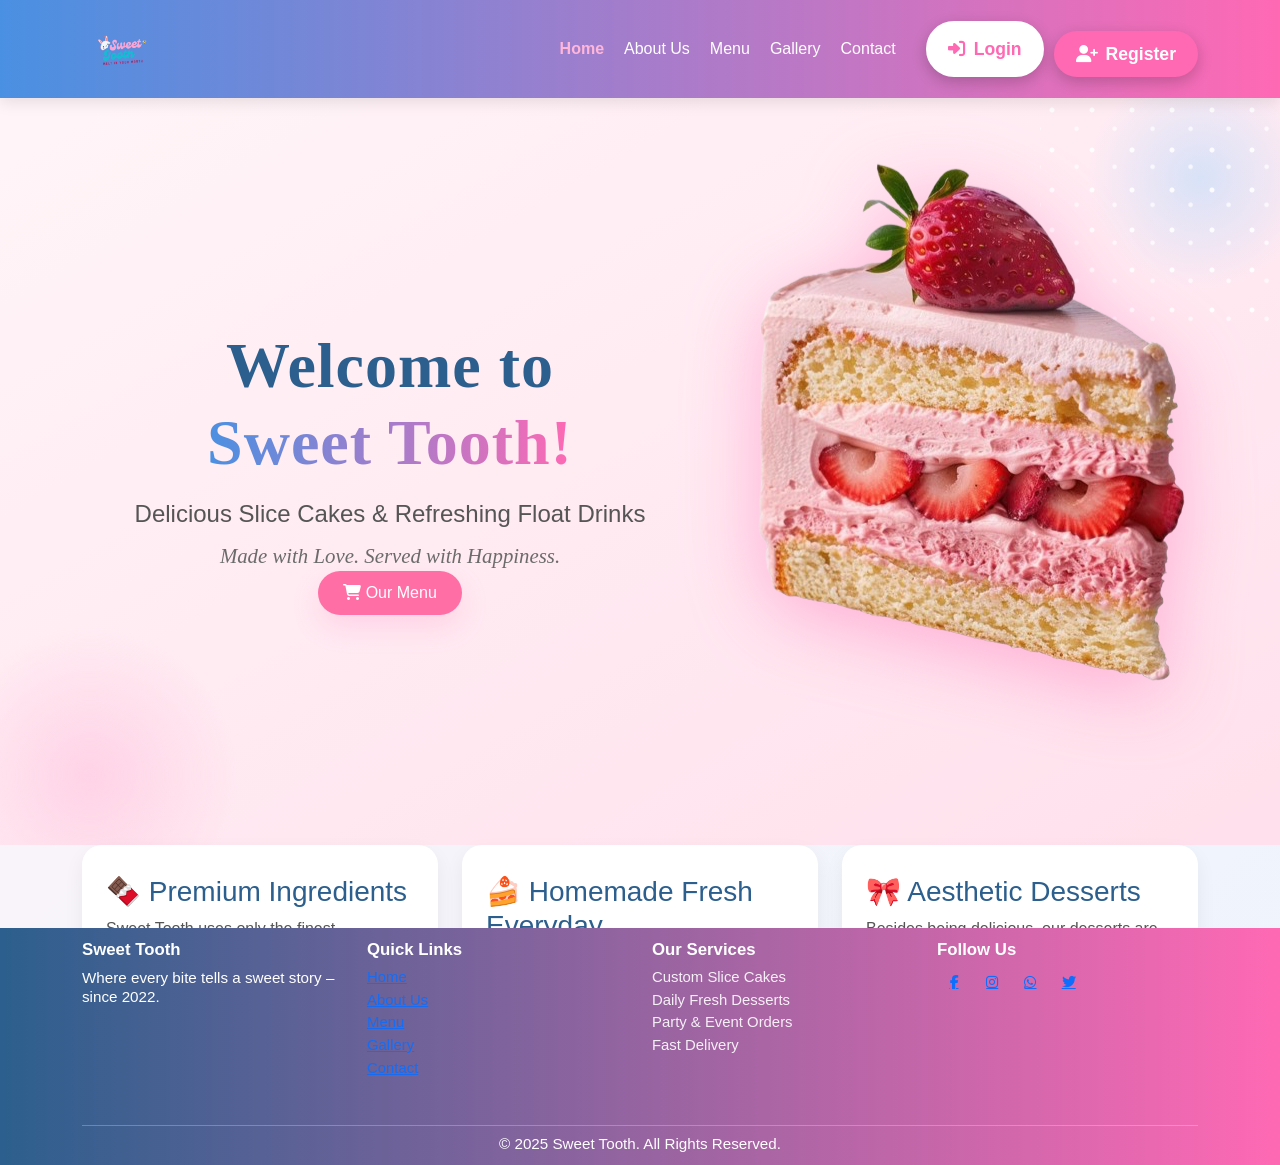
<file: master.html>
<!DOCTYPE html>
<html lang="id">
<head>
    <meta charset="UTF-8">
    <meta name="viewport" content="width=device-width, initial-scale=1.0">
    <title>Sweet Tooth - Home</title>
    <link href="https://cdn.jsdelivr.net/npm/bootstrap@5.3.0/dist/css/bootstrap.min.css" rel="stylesheet">
    <link rel="stylesheet" href="https://cdnjs.cloudflare.com/ajax/libs/font-awesome/6.4.0/css/all.min.css">
    <link href="style.css" rel="stylesheet"/>
    <link rel="icon" type="image/png" href="images/logo2.png">
    <style>
        /* Additional styles for auth buttons */
        .auth-buttons {
            display: flex;
            gap: 10px;
            margin-left: 20px;
        }

        .btn-login, .btn-register {
            padding: 8px 20px;
            border-radius: 50px;
            font-weight: 600;
            transition: all 0.3s;
            text-decoration: none;
            display: inline-flex;
            align-items: center;
            gap: 8px;
        }

        .btn-login {
            background: white;
            color: var(--primary-pink);
            border: 2px solid white;
        }

        .btn-login:hover {
            background: transparent;
            color: white;
            transform: translateY(-2px);
        }

        .btn-register {
            background: var(--primary-pink);
            color: white;
            border: 2px solid var(--primary-pink);
        }

        .btn-register:hover {
            background: white;
            color: var(--primary-pink);
            transform: translateY(-2px);
        }

        @media (max-width: 991px) {
            .auth-buttons {
                margin-left: 0;
                margin-top: 15px;
                flex-direction: column;
                width: 100%;
            }

            .btn-login, .btn-register {
                width: 100%;
                justify-content: center;
            }
        }
    </style>
</head>
<body>
    <!-- Navigation -->
    <nav class="navbar navbar-expand-lg sticky-top">
        <div class="container">
            <a class="navbar-brand d-flex align-items-center" href="index.html" target="mainFrame">
                <img src="images/logo2.png" alt="Sweet Tooth Logo" class="brand-logo">
            </a>

            <button class="navbar-toggler" type="button" data-bs-toggle="collapse" data-bs-target="#navbarNav">
                <span class="navbar-toggler-icon"></span>
            </button>
            <div class="collapse navbar-collapse" id="navbarNav">
                <ul class="navbar-nav ms-auto">
                    <li class="nav-item">
                        <a class="nav-link active" href="index.html" target="mainFrame">Home</a>
                    </li>
                    <li class="nav-item">
                        <a class="nav-link" href="about.html" target="mainFrame">About Us</a>
                    </li>
                    <li class="nav-item">
                        <a class="nav-link" href="menu.html" target="mainFrame">Menu</a>
                    </li>
                    <li class="nav-item">
                        <a class="nav-link" href="gallery.html" target="mainFrame">Gallery</a>
                    </li>
                    <li class="nav-item">
                        <a class="nav-link" href="contact.html" target="mainFrame">Contact</a>
                    </li>
                </ul>
                <div class="auth-buttons">
                    <a href="login.html" target="mainFrame" class="btn-login">
                        <i class="fas fa-sign-in-alt"></i> Login
                    </a>
                    <a href="register.html" target="mainFrame" class="btn-register">
                        <i class="fas fa-user-plus"></i> Register
                    </a>
                </div>
            </div>
        </div>
    </nav>

    <!-- Main Frame -->
    <iframe name="mainFrame" src="index.html"></iframe>

     <!-- Footer -->
    <footer class="footer">
        <div class="container">
            <div class="row">
                <div class="col-md-3 mb-4">
                    <h5>Sweet Tooth</h5>
                    <p>Where every bite tells a sweet story – since 2022.</p>
                </div>
                <div class="col-md-3 mb-4">
                    <h5>Quick Links</h5>
                    <ul class="list-unstyled">
                        <li><a href="index.html">Home</a></li>
                        <li><a href="about.html">About Us</a></li>
                        <li><a href="menu.html">Menu</a></li>
                        <li><a href="gallery.html">Gallery</a></li>
                        <li><a href="contact.html">Contact</a></li>
                    </ul>
                </div>
                <div class="col-md-3 mb-4">
                    <h5>Our Services</h5>
                    <ul class="list-unstyled">
                        <li>Custom Slice Cakes</li>
                        <li>Daily Fresh Desserts</li>
                        <li>Party & Event Orders</li>
                        <li>Fast Delivery</li>
                    </ul>
                </div>
                <div class="col-md-3 mb-4">
                    <h5>Follow Us</h5>
                    <div class="social-icons">
                        <a href="#"><i class="fab fa-facebook-f"></i></a>
                        <a href="#"><i class="fab fa-instagram"></i></a>
                        <a href="#"><i class="fab fa-whatsapp"></i></a>
                        <a href="#"><i class="fab fa-twitter"></i></a>
                    </div>
                </div>
            </div>

            <hr style="background: rgba(255,255,255,0.2);">
            <div class="text-center">
                <p>&copy; 2025 Sweet Tooth. All Rights Reserved.</p>
            </div>
        </div>
    </footer>

    <script src="https://cdn.jsdelivr.net/npm/bootstrap@5.3.0/dist/js/bootstrap.bundle.min.js"></script>
</body>
</html>
</file>
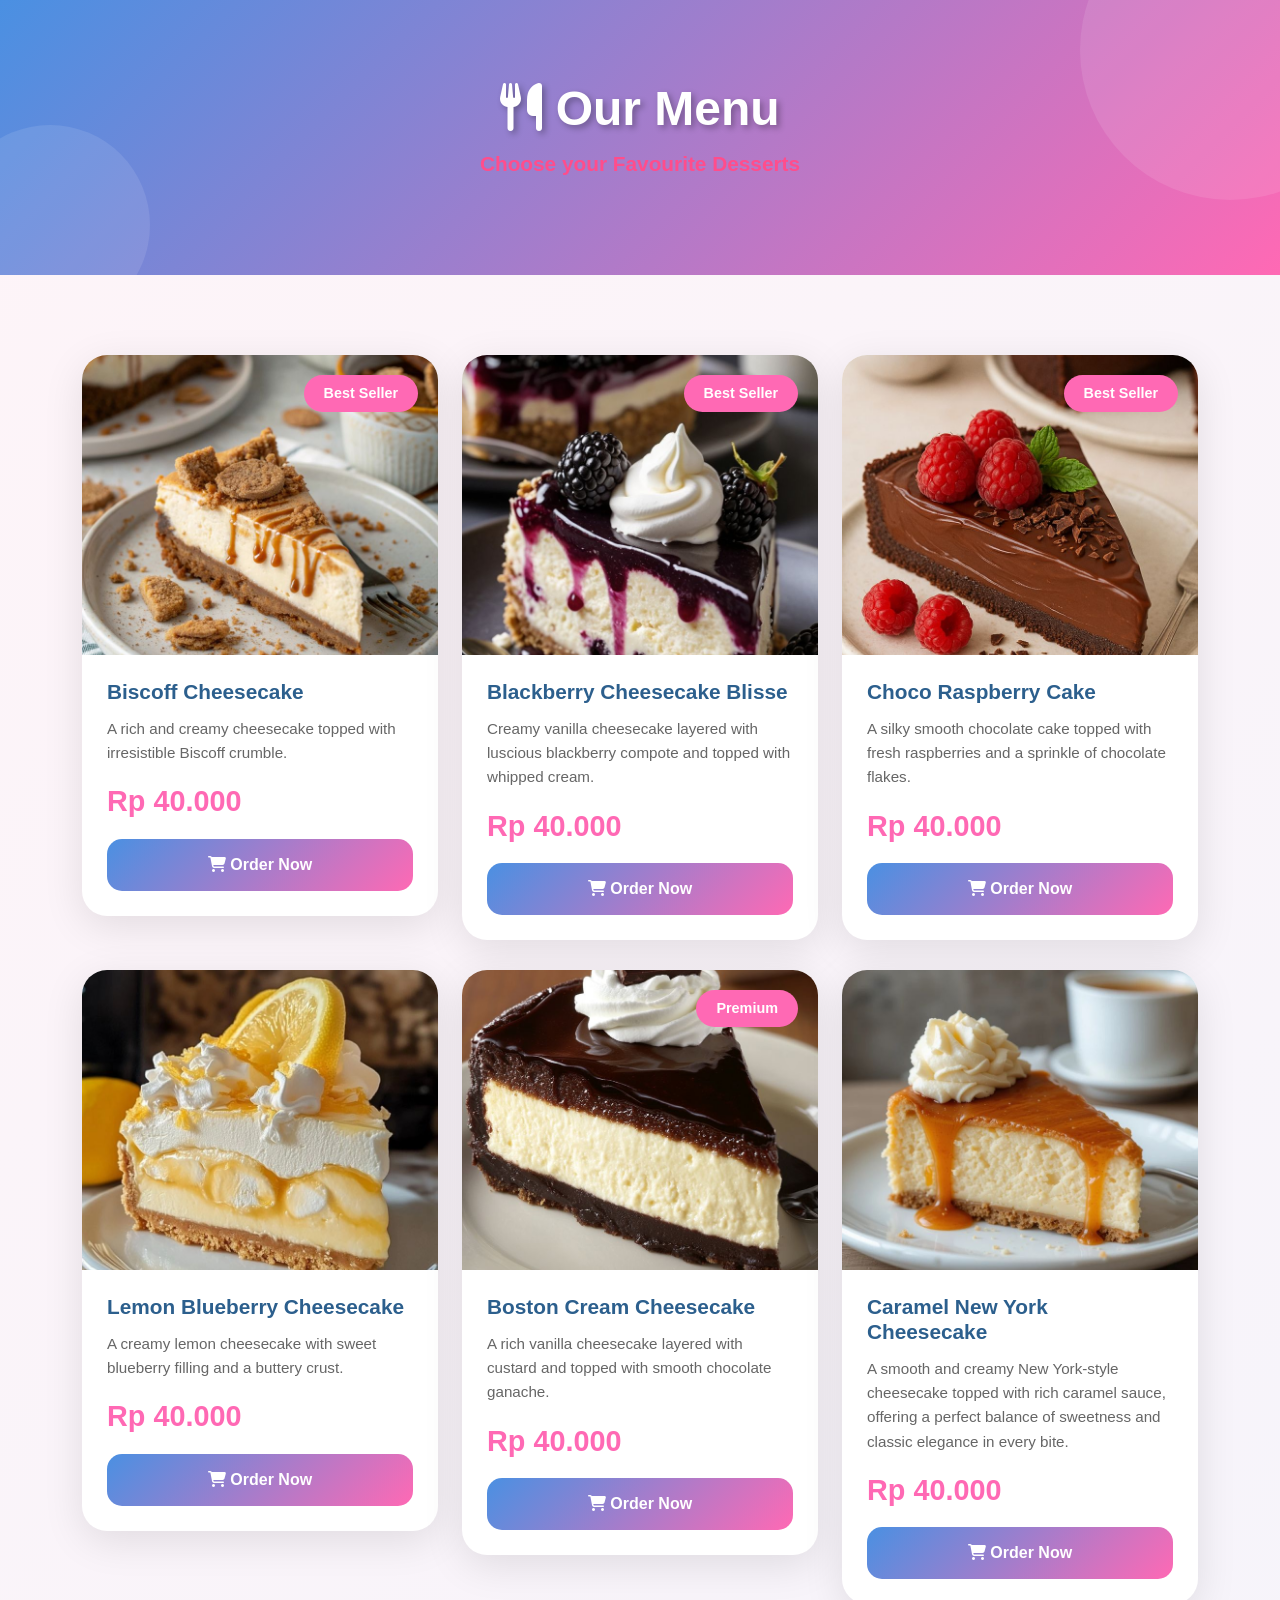
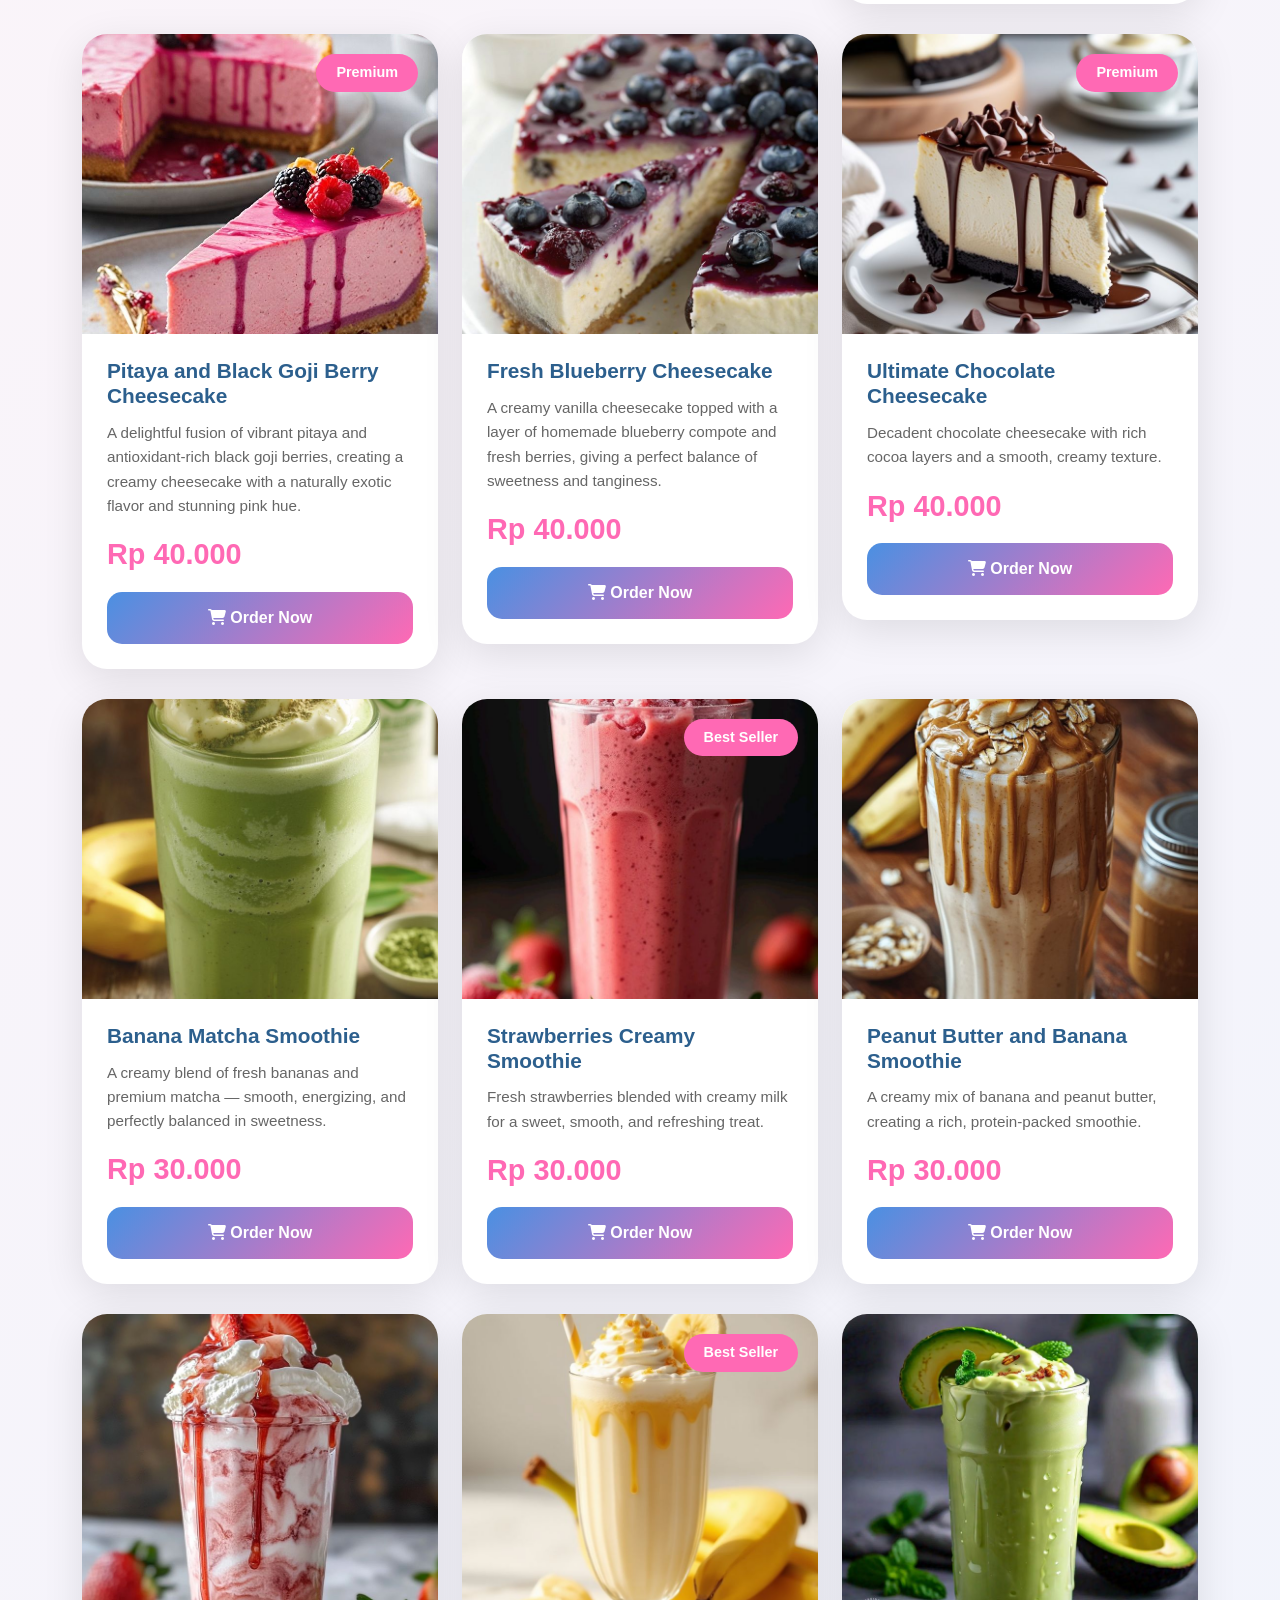
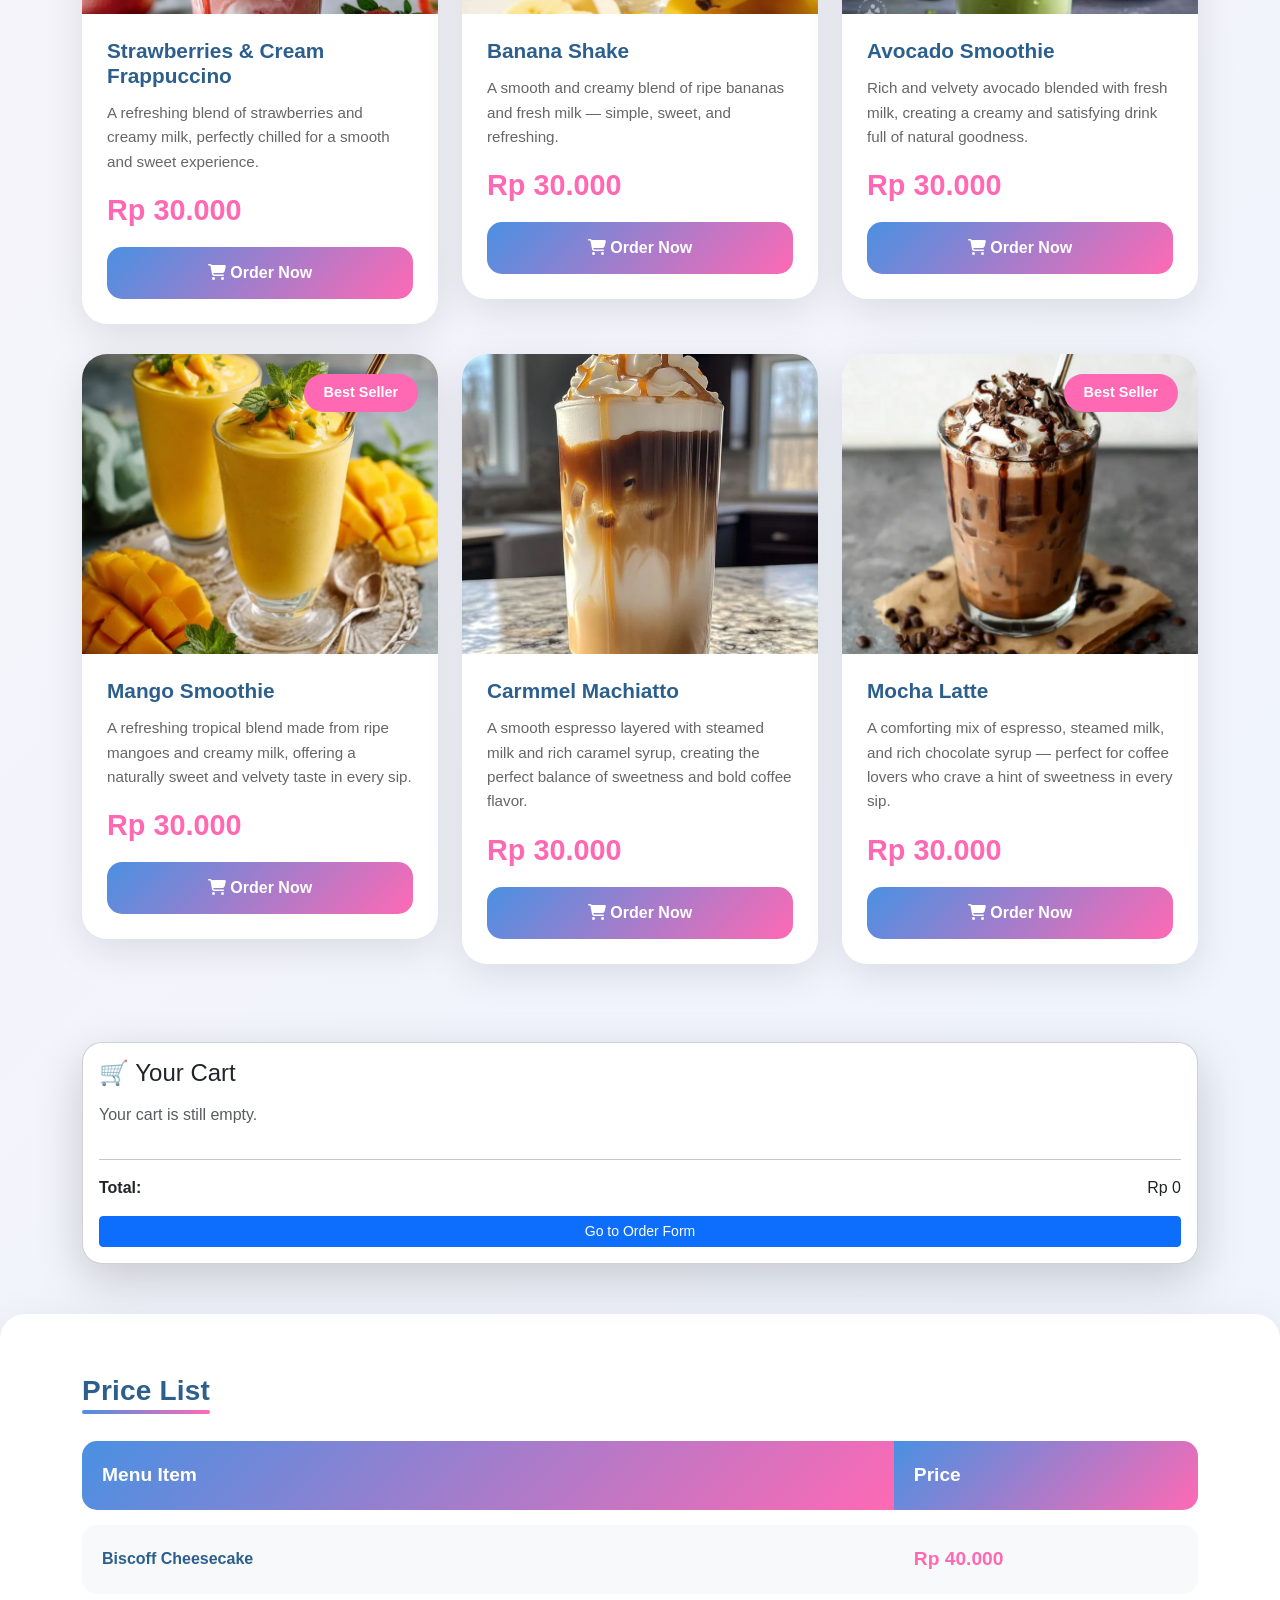
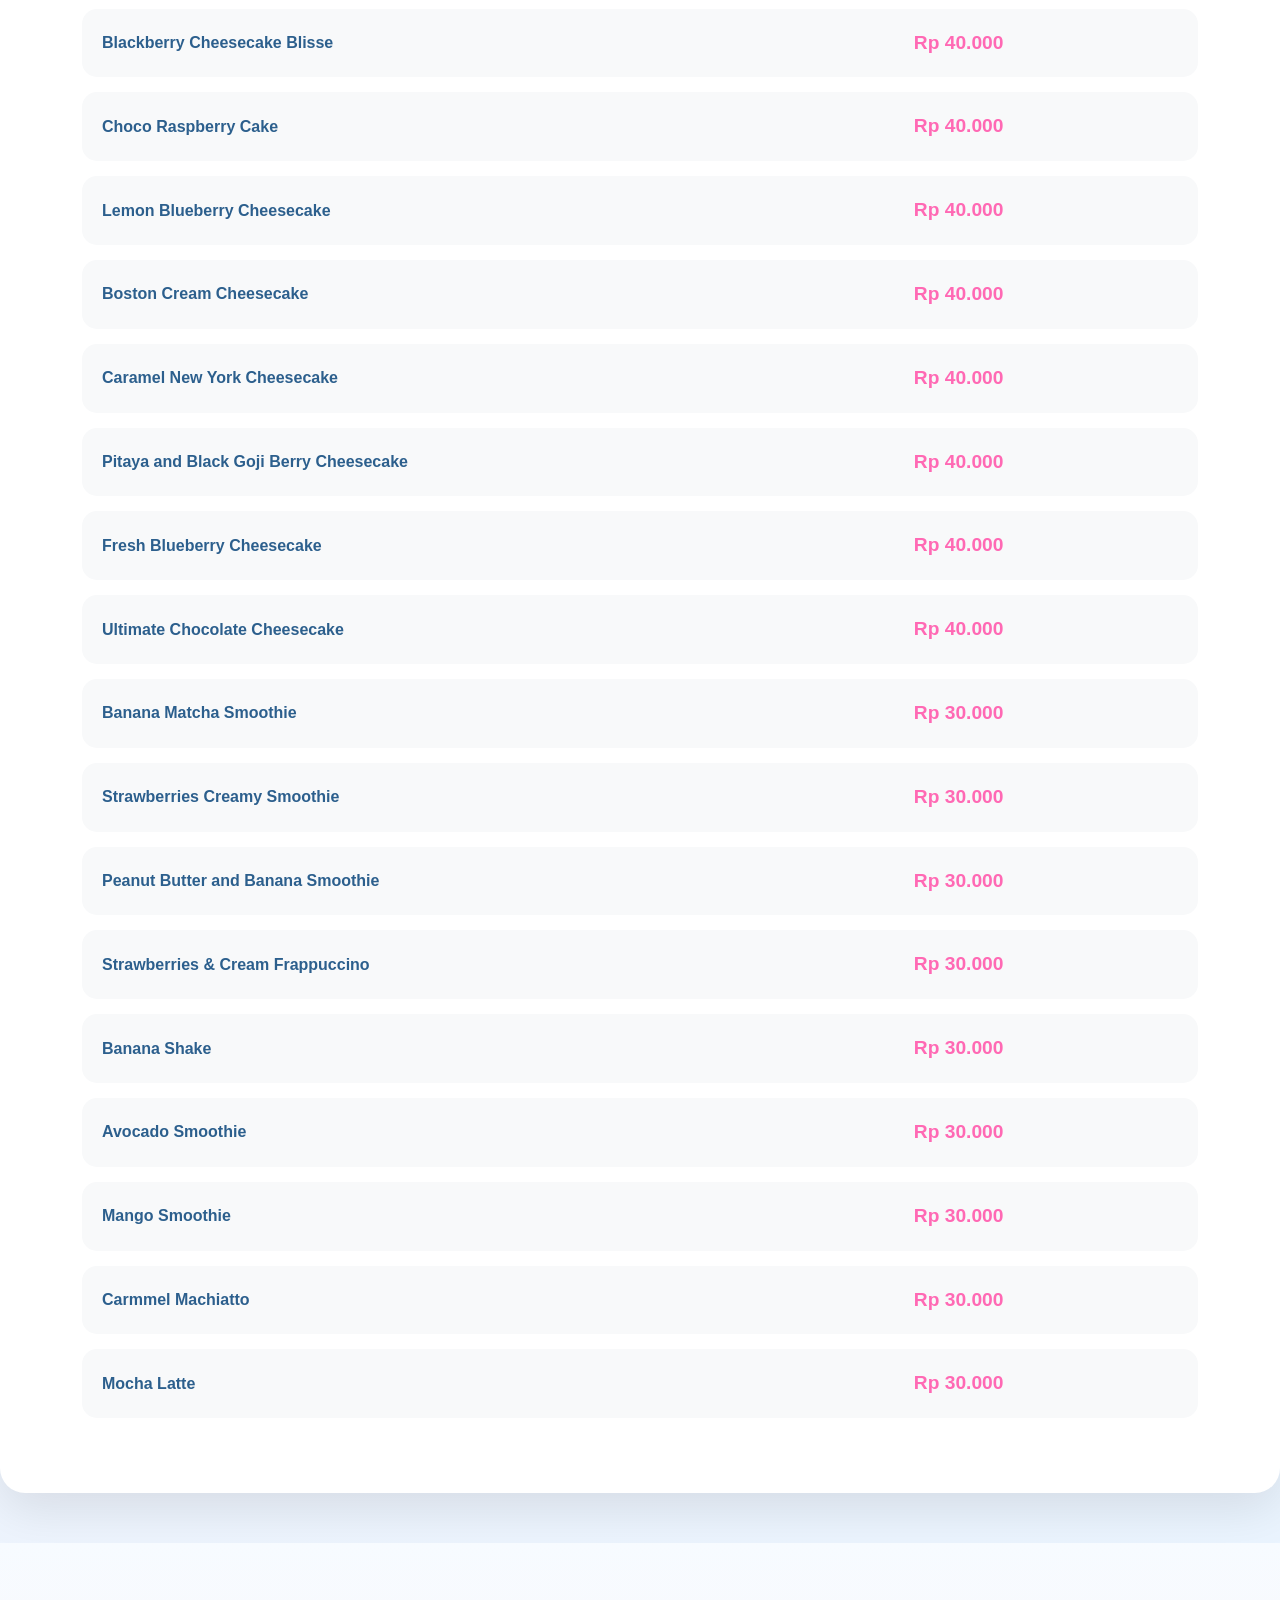
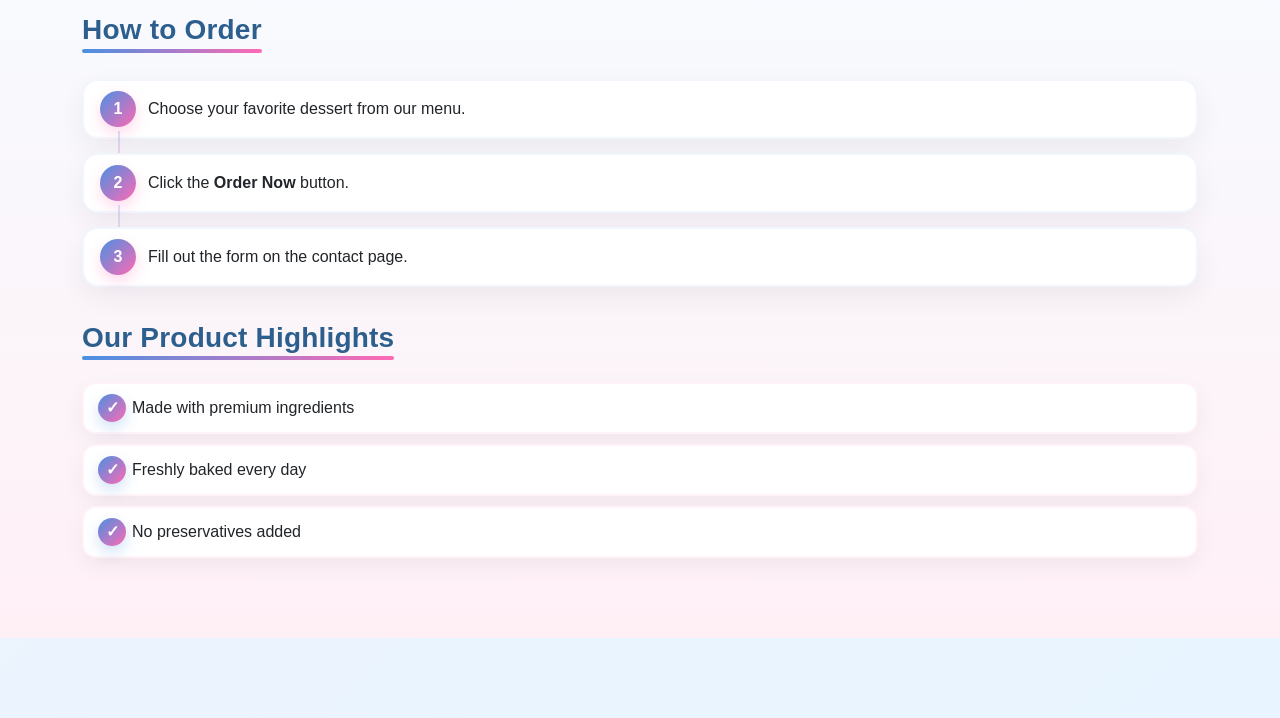
<file: menu.html>
<!DOCTYPE html>
<html lang="id">
<head>
    <meta charset="UTF-8">
    <meta name="viewport" content="width=device-width, initial-scale=1.0">
    <title>Menu - Sweet Tooth</title>
    <link href="https://cdn.jsdelivr.net/npm/bootstrap@5.3.0/dist/css/bootstrap.min.css" rel="stylesheet">
    <link rel="stylesheet" href="https://cdnjs.cloudflare.com/ajax/libs/font-awesome/6.4.0/css/all.min.css">
    <link href="style.css" rel="stylesheet"/>
</head>
<body>

     <!-- Page Header -->
    <section class="page-header">
        <div class="container">
            <h1><i class="fas fa-utensils"></i> Our Menu</h1>
            <!-- contoh di menu.html, di bagian header -->
            <p style="font-size:1.3rem; color:#ff4d8c; font-weight:600;">Choose your Favourite Desserts</p>

        </div>
    </section>

    <!-- Menu Section -->
    <section id="menu" style="padding: 80px 0;">
        <div class="container">

            <!-- Menu Grid -->
            <div class="row" id="menuGrid">
                <!-- Slice Cake 1 -->
                <div class="col-md-4 menu-item" data-category="slice">
                    <div class="menu-card">
                        <div class="menu-img-container">
                            <span class="menu-badge">Best Seller</span>
                            <img src="images/biscoff-cheesecake.jpg" alt="Biscoff Cheesecake">
                            <div class="menu-overlay">
                                <button class="view-btn"><i class="fas fa-eye"></i> See Detail</button>
                            </div>
                        </div>
                        <div class="menu-info">
                            <h4>Biscoff Cheesecake</h4>
                            <p class="menu-description">A rich and creamy cheesecake topped with irresistible Biscoff crumble.</p>
                            <div class="menu-price">Rp 40.000</div>
                            <button class="order-btn">
                                <i class="fas fa-shopping-cart"></i> Order Now
                            </button>
                        </div>
                    </div>
                </div>

                <!-- Slice Cake 2 -->
                 <div class="col-md-4 menu-item" data-category="slice">
                    <div class="menu-card">
                        <div class="menu-img-container">
                           <span class="menu-badge">Best Seller</span>
                            <img src="images/blackberry- cheesecake-blisse.jpg" alt="Slice Cake">
                            <div class="menu-overlay">
                                <button class="view-btn"><i class="fas fa-eye"></i> See Detail</button>
                            </div>
                        </div>
                        <div class="menu-info">
                            <h4>Blackberry Cheesecake Blisse</h4>
                            <p class="menu-description">Creamy vanilla cheesecake layered with luscious blackberry compote and topped with whipped cream.</p>
                            <div class="menu-price">Rp 40.000</div>
                            <button class="order-btn">
                                <i class="fas fa-shopping-cart"></i> Order Now
                            </button>
                        </div>
                    </div>
                </div>

                <!-- Slice Cake 3 -->
                 <div class="col-md-4 menu-item" data-category="slice">
                    <div class="menu-card">
                        <div class="menu-img-container">
                            <span class="menu-badge">Best Seller</span>
                            <img src="images/choco-raspberry-cake.jpg" alt="Slice Cake">
                            <div class="menu-overlay">
                                <button class="view-btn"><i class="fas fa-eye"></i> See Detail</button>
                            </div>
                        </div>
                        <div class="menu-info">
                            <h4>Choco Raspberry Cake</h4>
                            <p class="menu-description">A silky smooth chocolate cake topped with fresh raspberries and a sprinkle of chocolate flakes.</p>
                            <div class="menu-price">Rp 40.000</div>
                            <button class="order-btn">
                                <i class="fas fa-shopping-cart"></i> Order Now
                            </button>
                        </div>
                    </div>
                </div>

                <!-- slice Cake 4 -->
                <div class="col-md-4 menu-item" data-category="slice">
                    <div class="menu-card">
                        <div class="menu-img-container">
                            <img src="images/lemon-blueberry- cheesecake.jpg" alt="Slice Cake">
                            <div class="menu-overlay">
                                <button class="view-btn"><i class="fas fa-eye"></i> See Detail</button>
                            </div>
                        </div>
                        <div class="menu-info">
                            <h4>Lemon Blueberry Cheesecake</h4>
                            <p class="menu-description">A creamy lemon cheesecake with sweet blueberry filling and a buttery crust.</p>
                            <div class="menu-price">Rp 40.000</div>
                            <button class="order-btn">
                                <i class="fas fa-shopping-cart"></i> Order Now
                            </button>
                        </div>
                    </div>
                </div>
                
                <!-- slice Cake 5 -->
                <div class="col-md-4 menu-item" data-category="slice">
                    <div class="menu-card">
                        <div class="menu-img-container">
                            <span class="menu-badge">Premium</span>
                            <img src="images/boston-cream-cheesecake.jpg" alt="Slice Cake">
                            <div class="menu-overlay">
                            <button class="view-btn"><i class="fas fa-eye"></i> See Detail</button>
                        </div>
                    </div>
                    <div class="menu-info">
                     <h4>Boston Cream Cheesecake</h4>
                    <p class="menu-description">
                        A rich vanilla cheesecake layered with custard and topped with smooth chocolate ganache.
                    </p>
                    <div class="menu-price">Rp 40.000</div>
                    <button class="order-btn">
                        <i class="fas fa-shopping-cart"></i> Order Now
                    </button>
                    </div>
                </div>
                </div>

                <!-- Slice cake 6 -->
                 <div class="col-md-4 menu-item" data-category="slice">
                    <div class="menu-card">
                        <div class="menu-img-container">
                            <img src="images/caramel-new-york-cheesecake.jpg" alt="Slice Cake">
                            <div class="menu-overlay">
                                <button class="view-btn"><i class="fas fa-eye"></i> See Detail</button>
                            </div>
                        </div>
                        <div class="menu-info">
                            <h4>Caramel New York Cheesecake</h4>
                            <p class="menu-description">A smooth and creamy New York-style cheesecake topped with rich caramel sauce, offering a perfect balance of sweetness and classic elegance in every bite.</p>
                            <div class="menu-price">Rp 40.000</div>
                            <button class="order-btn">
                                <i class="fas fa-shopping-cart"></i> Order Now
                            </button>
                        </div>
                    </div>
                </div>

                <!-- Slice cake 7 -->
                 <div class="col-md-4 menu-item" data-category="slice">
                    <div class="menu-card">
                        <div class="menu-img-container">
                            <span class="menu-badge">Premium</span>
                            <img src="images/pitaya-and-black-goji-berry-cheesecake.jpg" alt="Slice Cake">
                            <div class="menu-overlay">
                                <button class="view-btn"><i class="fas fa-eye"></i> See Detail</button>
                            </div>
                        </div>
                        <div class="menu-info">
                            <h4>Pitaya and Black Goji Berry Cheesecake</h4>
                            <p class="menu-description">A delightful fusion of vibrant pitaya and antioxidant-rich black goji berries, creating a creamy cheesecake with a naturally exotic flavor and stunning pink hue.</p>
                            <div class="menu-price">Rp 40.000</div>
                            <button class="order-btn">
                                <i class="fas fa-shopping-cart"></i> Order Now
                            </button>
                        </div>
                    </div>
                </div>

                <!-- Slice cake 8 -->
                 <div class="col-md-4 menu-item" data-category="slice">
                    <div class="menu-card">
                        <div class="menu-img-container">
                            <img src="images/fresh-blueberry-cheesecake.jpg" alt="Slice Cake">
                            <div class="menu-overlay">
                                <button class="view-btn"><i class="fas fa-eye"></i> See Detail</button>
                            </div>
                        </div>
                        <div class="menu-info">
                            <h4>Fresh Blueberry Cheesecake</h4>
                            <p class="menu-description">A creamy vanilla cheesecake topped with a layer of homemade blueberry compote and fresh berries, giving a perfect balance of sweetness and tanginess.</p>
                            <div class="menu-price">Rp 40.000</div>
                            <button class="order-btn">
                                <i class="fas fa-shopping-cart"></i> Order Now
                            </button>
                        </div>
                    </div>
                </div>

                <!-- Slice cake 9 -->
                <div class="col-md-4 menu-item" data-category="slice">
                    <div class="menu-card">
                        <div class="menu-img-container">
                            <span class="menu-badge">Premium</span>
                            <img src="images/ultimate-chocolate-cheesecake.jpg" alt="Slice Cake">
                            <div class="menu-overlay">
                                <button class="view-btn"><i class="fas fa-eye"></i> See Detail</button>
                            </div>
                        </div>
                        <div class="menu-info">
                            <h4>Ultimate Chocolate Cheesecake</h4>
                            <p class="menu-description">Decadent chocolate cheesecake with rich cocoa layers and a smooth, creamy texture.</p>
                            <div class="menu-price">Rp 40.000</div>
                            <button class="order-btn">
                                <i class="fas fa-shopping-cart"></i> Order Now
                            </button>
                        </div>
                    </div>
                </div>

                <!-- Drink 1 -->
                <div class="col-md-4 menu-item" data-category="drink">
                    <div class="menu-card">
                        <div class="menu-img-container">
                            <img src="images/banana-matcha-smoothie.jpg" alt="Drink">
                            <div class="menu-overlay">
                                <button class="view-btn"><i class="fas fa-eye"></i> See Detail</button>
                            </div>
                        </div>
                        <div class="menu-info">
                            <h4>Banana Matcha Smoothie</h4>
                            <p class="menu-description">A creamy blend of fresh bananas and premium matcha — smooth, energizing, and perfectly balanced in sweetness.</p>
                            <div class="menu-price">Rp 30.000</div>
                            <button class="order-btn">
                                <i class="fas fa-shopping-cart"></i> Order Now
                            </button>
                        </div>
                    </div>
                </div>

                <!-- Drink 2 -->
                 <div class="col-md-4 menu-item" data-category="drink">
                    <div class="menu-card">
                        <div class="menu-img-container">
                            <span class="menu-badge">Best Seller</span>
                            <img src="images/strawberries-creamy-smoothie.jpg" alt="Drink">
                            <div class="menu-overlay">
                                <button class="view-btn"><i class="fas fa-eye"></i> See Detail</button>
                            </div>
                        </div>
                        <div class="menu-info">
                           <h4>Strawberries Creamy Smoothie</h4>
                            <p class="menu-description">Fresh strawberries blended with creamy milk for a sweet, smooth, and refreshing treat.</p>
                           <div class="menu-price">Rp 30.000</div>
                            <button class="order-btn">
                                <i class="fas fa-shopping-cart"></i> Order Now
                            </button>
                        </div>
                    </div>
                </div>

                <!-- Drink 3-->
                <div class="col-md-4 menu-item" data-category="drink">
                    <div class="menu-card">
                        <div class="menu-img-container">
                            <img src="images/peanut-butter-and-banana-smoothie.jpg" alt="Drink">
                            <div class="menu-overlay">
                                <button class="view-btn"><i class="fas fa-eye"></i> See Detail</button>
                            </div>
                        </div>
                        <div class="menu-info">
                            <h4>Peanut Butter and Banana Smoothie</h4>
                            <p class="menu-description">A creamy mix of banana and peanut butter, creating a rich, protein-packed smoothie.</p>
                            <div class="menu-price">Rp 30.000</div>
                            <button class="order-btn">
                                <i class="fas fa-shopping-cart"></i> Order Now
                            </button>
                        </div>
                    </div>
                </div>

                <!-- Drink 4 -->
                 <div class="col-md-4 menu-item" data-category="drink">
                    <div class="menu-card">
                        <div class="menu-img-container">
                            <img src="images/strawberries-cream-frappuccino.jpg" alt="Drink">
                            <div class="menu-overlay">
                                <button class="view-btn"><i class="fas fa-eye"></i> See Detail</button>
                            </div>
                        </div>
                        <div class="menu-info">
                            <h4>Strawberries & Cream Frappuccino</h4>
                            <p class="menu-description">A refreshing blend of strawberries and creamy milk, perfectly chilled for a smooth and sweet experience.</p>
                            <div class="menu-price">Rp 30.000</div>
                            <button class="order-btn">
                                <i class="fas fa-shopping-cart"></i> Order Now
                            </button>
                        </div>
                    </div>
                </div>

                <!-- Drink 5 -->
                 <div class="col-md-4 menu-item" data-category="drink">
                    <div class="menu-card">
                        <div class="menu-img-container">
                            <span class="menu-badge">Best Seller</span>
                            <img src="images/banana-shake.jpg" alt="Drink">
                            <div class="menu-overlay">
                                <button class="view-btn"><i class="fas fa-eye"></i> See Detail</button>
                            </div>
                        </div>
                        <div class="menu-info">
                            <h4>Banana Shake</h4>
                            <p class="menu-description">A smooth and creamy blend of ripe bananas and fresh milk — simple, sweet, and refreshing.</p>
                            <div class="menu-price">Rp 30.000</div>
                            <button class="order-btn">
                                <i class="fas fa-shopping-cart"></i> Order Now
                            </button>
                        </div>
                    </div>
                </div>

                <!-- Drink 6 -->
                 <div class="col-md-4 menu-item" data-category="drink">
                    <div class="menu-card">
                        <div class="menu-img-container">
                            <img src="images/avocado-smothie.jpg" alt="Drink">
                            <div class="menu-overlay">
                                <button class="view-btn"><i class="fas fa-eye"></i> See Detail</button>
                            </div>
                        </div>
                        <div class="menu-info">
                            <h4>Avocado Smoothie</h4>
                            <p class="menu-description">Rich and velvety avocado blended with fresh milk, creating a creamy and satisfying drink full of natural goodness.</p>
                            <div class="menu-price">Rp 30.000</div>
                            <button class="order-btn">
                                <i class="fas fa-shopping-cart"></i> Order Now
                            </button>
                        </div>
                    </div>
                </div>

                <!-- Drink 7 -->
                <div class="col-md-4 menu-item" data-category="drink">
                    <div class="menu-card">
                        <div class="menu-img-container">
                            <span class="menu-badge">Best Seller</span>
                            <img src="images/mango-smothie.jpg" alt="Drink">
                            <div class="menu-overlay">
                                <button class="view-btn"><i class="fas fa-eye"></i> See Detail</button>
                            </div>
                        </div>
                        <div class="menu-info">
                            <h4>Mango Smoothie</h4>
                            <p class="menu-description">A refreshing tropical blend made from ripe mangoes and creamy milk, offering a naturally sweet and velvety taste in every sip.</p>
                            <div class="menu-price">Rp 30.000</div>
                            <button class="order-btn">
                                <i class="fas fa-shopping-cart"></i> Order Now
                            </button>
                        </div>
                    </div>
                </div>

                <!-- Drink 8 -->
                 <div class="col-md-4 menu-item" data-category="drink">
                    <div class="menu-card">
                        <div class="menu-img-container">
                            <img src="images/caramel-macchiato.jpg" alt="Drink">
                            <div class="menu-overlay">
                                <button class="view-btn"><i class="fas fa-eye"></i> See Detail</button>
                            </div>
                        </div>
                        <div class="menu-info">
                            <h4>Carmmel Machiatto</h4>
                            <p class="menu-description">A smooth espresso layered with steamed milk and rich caramel syrup, creating the perfect balance of sweetness and bold coffee flavor.</p>
                            <div class="menu-price">Rp 30.000</div>
                            <button class="order-btn">
                                <i class="fas fa-shopping-cart"></i> Order Now
                            </button>
                        </div>
                    </div>
                </div>

                <!-- Drink 9 -->
                 <div class="col-md-4 menu-item" data-category="drink">
                    <div class="menu-card">
                        <div class="menu-img-container">
                            <span class="menu-badge">Best Seller</span>
                            <img src="images/iced-mocha-oat-latte.jpg" alt="Cupcakes">
                            <div class="menu-overlay">
                                <button class="view-btn"><i class="fas fa-eye"></i> See Detail</button>
                            </div>
                        </div>
                        <div class="menu-info">
                            <h4>Mocha Latte</h4>
                            <p class="menu-description">A comforting mix of espresso, steamed milk, and rich chocolate syrup — perfect for coffee lovers who crave a hint of sweetness in every sip.</p>
                            <div class="menu-price">Rp 30.000</div>
                            <button class="order-btn">
                                <i class="fas fa-shopping-cart"></i> Order Now
                            </button>
                        </div>
                    </div>
                </div>
            </div>
        </div>

        <!-- Cart Panel -->
            <div class="container mt-5">
            <div id="cartPanel" class="card shadow-lg p-3">
                <h4 class="mb-3">🛒 Your Cart</h4>
                <p id="cartEmptyText" class="text-muted mb-2">Your cart is still empty.</p>
                <ul id="cartItems" class="list-unstyled mb-2"></ul>
                <hr>
                <div class="d-flex justify-content-between align-items-center">
                <strong>Total:</strong>
                <span id="cartTotal">Rp 0</span>
                </div>
                <button id="goToOrder" class="btn btn-primary btn-sm mt-3">
                Go to Order Form
                </button>
            </div>
            </div>
            
        <!-- table -->
    <section class="price-list-section">
    <div class="container">
        <h3>Price List</h3>
        <table class="price-table">
        <thead>
            <tr><th>Menu Item</th><th>Price</th></tr>
        </thead>
        <tbody>
            <tr><td>Biscoff Cheesecake</td><td>Rp 40.000</td></tr>
            <tr><td>Blackberry Cheesecake Blisse</td><td>Rp 40.000</td></tr>
            <tr><td>Choco Raspberry Cake</td><td>Rp 40.000</td></tr>
            <tr><td>Lemon Blueberry Cheesecake</td><td>Rp 40.000</td></tr>
            <tr><td>Boston Cream Cheesecake</td><td>Rp 40.000</td></tr>
            <tr><td>Caramel New York Cheesecake</td><td>Rp 40.000</td></tr>
            <tr><td>Pitaya and Black Goji Berry Cheesecake</td><td>Rp 40.000</td></tr>
            <tr><td>Fresh Blueberry Cheesecake</td><td>Rp 40.000</td></tr>
            <tr><td>Ultimate Chocolate Cheesecake</td><td>Rp 40.000</td></tr>
            <tr><td>Banana Matcha Smoothie</td><td>Rp 30.000</td></tr>
            <tr><td>Strawberries Creamy Smoothie</td><td>Rp 30.000</td></tr>
            <tr><td>Peanut Butter and Banana Smoothie</td><td>Rp 30.000</td></tr>
            <tr><td>Strawberries & Cream Frappuccino</td><td>Rp 30.000</td></tr>
            <tr><td>Banana Shake</td><td>Rp 30.000</td></tr>
            <tr><td>Avocado Smoothie</td><td>Rp 30.000</td></tr>
            <tr><td>Mango Smoothie</td><td>Rp 30.000</td></tr>
            <tr><td>Carmmel Machiatto</td><td>Rp 30.000</td></tr>
            <tr><td>Mocha Latte</td><td>Rp 30.000</td></tr>
        </tbody>
        </table>
    </div>
    </section>

        <!-- Ordered List and Unordered List -->
    <section class="menu-info-section">
    <div class="container">
        <h3>How to Order</h3>
        <ol>
        <li>Choose your favorite dessert from our menu.</li>
        <li>Click the <strong>Order Now</strong> button.</li>
        <li>Fill out the form on the contact page.</li>
        </ol>

        <h3>Our Product Highlights</h3>
        <ul>
        <li>Made with premium ingredients</li>
        <li>Freshly baked every day</li>
        <li>No preservatives added</li>
        </ul>
    </div>
    </section>

    <!-- jQuery & Custom JS -->
    <script src="https://code.jquery.com/jquery-3.7.1.min.js"></script>
    <script src="script.js"></script>
    <!-- Bootstrap JS -->
    <script src="https://cdn.jsdelivr.net/npm/bootstrap@5.3.0/dist/js/bootstrap.bundle.min.js"></script>
</body>
</html>
</file>
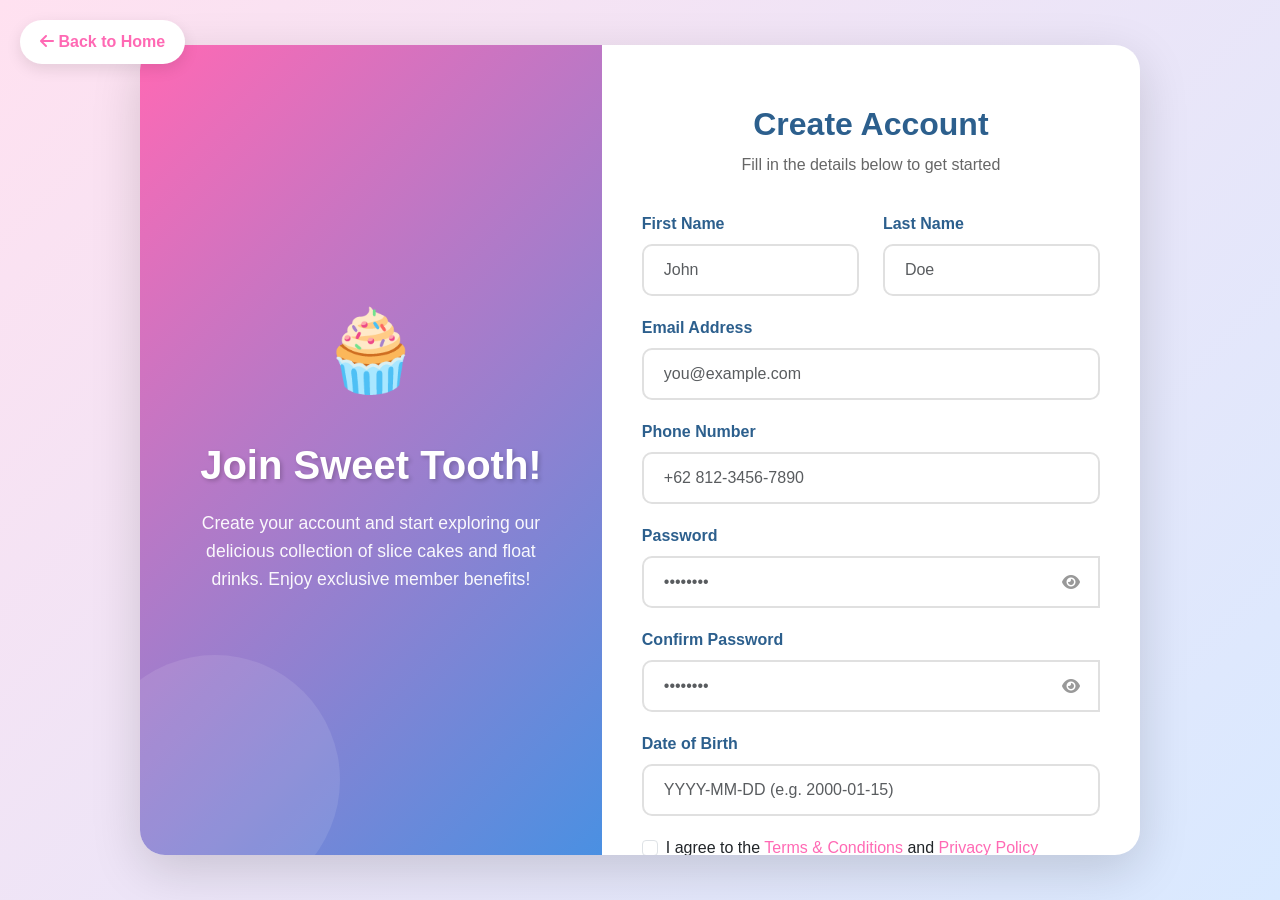
<file: register.html>
<!DOCTYPE html>
<html lang="id">
<head>
    <meta charset="UTF-8">
    <meta name="viewport" content="width=device-width, initial-scale=1.0">
    <title>Register - Sweet Tooth</title>
    <link href="https://cdn.jsdelivr.net/npm/bootstrap@5.3.0/dist/css/bootstrap.min.css" rel="stylesheet">
    <link rel="stylesheet" href="https://cdnjs.cloudflare.com/ajax/libs/font-awesome/6.4.0/css/all.min.css">
    <link href="style.css" rel="stylesheet"/>
</head>
<body class="auth-body">
    <a href="index.html" class="back-home">
        <i class="fas fa-arrow-left"></i> Back to Home
    </a>

    <div class="register-container">
        <div class="register-left">
            <div class="register-icon">🧁</div>
            <h2>Join Sweet Tooth!</h2>
            <p>Create your account and start exploring our delicious collection of slice cakes and float drinks. Enjoy exclusive member benefits!</p>
        </div>

        <div class="register-right">
            <div class="register-header">
                <h3>Create Account</h3>
                <p>Fill in the details below to get started</p>
            </div>

            <!-- form register -->
              <form id="registerForm" novalidate>
                <div class="row">
                    <div class="col-md-6">
                        <div class="form-group">
                            <label class="form-label">First Name</label>
                            <input type="text" id="firstName" name="firstName" class="form-control" placeholder="John" autocomplete="off">
                        </div>
                    </div>
                    <div class="col-md-6">
                        <div class="form-group">
                            <label class="form-label">Last Name</label>
                            <input type="text" id="lastName" name="lastName" class="form-control" placeholder="Doe" autocomplete="off">
                        </div>
                    </div>
                </div>

                <div class="form-group">
                    <label class="form-label">Email Address</label>
                    <input type="text" id="registerEmail" name="registerEmail" class="form-control" placeholder="you@example.com" autocomplete="off">
                </div>

                <div class="form-group">
                    <label class="form-label">Phone Number</label>
                    <input type="text" id="registerPhone" name="registerPhone" class="form-control" placeholder="+62 812-3456-7890" autocomplete="off">
                </div>

                <div class="form-group">
                    <label class="form-label">Password</label>
                    <div class="input-group">
                        <input type="password" id="registerPassword" name="registerPassword" class="form-control" placeholder="••••••••" onkeyup="checkPasswordStrength()" autocomplete="off">
                        <i class="fas fa-eye" onclick="togglePassword('registerPassword')"></i>
                    </div>
                    <div class="password-strength" id="passwordStrength">
                        <div class="password-strength-bar" id="strengthBar"></div>
                    </div>
                </div>

                <div class="form-group">
                    <label class="form-label">Confirm Password</label>
                    <div class="input-group">
                        <input type="password" id="confirmPassword" name="confirmPassword" class="form-control" placeholder="••••••••" autocomplete="off">
                        <i class="fas fa-eye" onclick="togglePassword('confirmPassword')"></i>
                    </div>
                </div>

                <div class="form-group">
                    <label class="form-label">Date of Birth</label>
                    <input type="text" id="registerDob" name="registerDob" class="form-control" placeholder="YYYY-MM-DD (e.g. 2000-01-15)" autocomplete="off">
                </div>

                <div class="terms-agreement">
                    <div class="form-check">
                        <input class="form-check-input" type="checkbox" id="terms">
                        <label class="form-check-label" for="terms">
                            I agree to the <a href="#">Terms & Conditions</a> and <a href="#">Privacy Policy</a>
                        </label>
                    </div>
                </div>

                <div class="form-check mb-3">
                    <input class="form-check-input" type="checkbox" id="newsletter">
                    <label class="form-check-label" for="newsletter">
                        Subscribe to our newsletter for exclusive offers
                    </label>
                </div>

                <button type="submit" class="btn-register">
                    <i class="fas fa-user-plus"></i> Create Account
                </button>

                <div class="divider">
                    <span>OR</span>
                </div>

                <div class="social-register">
                    <button type="button" class="btn-social btn-google">
                        <i class="fab fa-google"></i> Google
                    </button>
                    <button type="button" class="btn-social btn-facebook">
                        <i class="fab fa-facebook-f"></i> Facebook
                    </button>
                </div>

                <div class="login-link">
                    Already have an account? <a href="login.html">Login here</a>
                </div>
            </form>
        </div>
    </div>

   <!-- jQuery & Custom JS --> 
    <script src="https://code.jquery.com/jquery-3.7.1.min.js"></script>
    <script src="script.js"></script>

    <script src="https://cdn.jsdelivr.net/npm/bootstrap@5.3.0/dist/js/bootstrap.bundle.min.js"></script>

</body>
</html>
</file>
<file: style.css>
/* COLOR VARIABLES */
:root {
    --primary-blue: #4A90E2;
    --primary-pink: #FF69B4;
    --light-pink: #FFB6D9;
    --light-blue: #A8D8FF;
    --dark-blue: #2C5F8D;
}

/* GLOBAL STYLES */
html {
    margin: 0;
    padding: 0;
}

body {
    margin: 0;
    padding: 0;
    font-family: 'Segoe UI', Tahoma, Geneva, Verdana, sans-serif;
    background: linear-gradient(135deg, #fef4f8 0%, #e8f4ff 100%);
    overflow-x: hidden;
}

iframe {
    width: 100%;
    height: calc(100vh - 70px);
    border: none;
    display: block;
}

/* ANIMATIONS */
@keyframes popUp {
    0% {
        opacity: 0;
        transform: scale(0.8) translateY(30px);
    }
    100% {
        opacity: 1;
        transform: scale(1) translateY(0);
    }
}

@keyframes float {
    0%, 100% {
        transform: translateY(0) rotate(0deg);
    }
    50% {
        transform: translateY(-20px) rotate(180deg);
    }
}

@keyframes slideInDown {
    from {
        opacity: 0;
        transform: translateY(-50px);
    }
    to {
        opacity: 1;
        transform: translateY(0);
    }
}

@keyframes pulse {
    0%, 100% {
        transform: scale(1);
    }
    50% {
        transform: scale(1.1);
    }
}

@keyframes fadeIn {
    from {
        opacity: 0;
    }
    to {
        opacity: 1;
    }
}

@keyframes zoomIn {
    to {
        transform: translate(-50%, -50%) scale(1);
    }
}

@keyframes floatLogo {
    0%, 100% {
        transform: translateY(0);
    }
    50% {
        transform: translateY(-10px);
    }
}

@keyframes sliceFloat {
    0%, 100% {
        transform: translateY(0);
    }
    50% {
        transform: translateY(-12px);
    }
}

@keyframes softGlow {
    0%, 100% {
        box-shadow: 0 12px 28px rgba(255, 105, 180, 0.18);
        transform: translateY(0);
    }
    50% {
        box-shadow: 0 18px 44px rgba(255, 105, 180, 0.28);
        transform: translateY(-2px);
    }
}

@keyframes sparkleDrift {
    0% {
        background-position: 0 0, 10px 12px, 0 0;
    }
    100% {
        background-position: 60px 40px, 70px 64px, 0 0;
    }
}

/* Animation Helper Classes */
.animate-pop {
    animation: popUp 0.8s ease-out forwards;
    opacity: 0;
}

.delay-1 {
    animation-delay: 0.3s;
}

.delay-2 {
    animation-delay: 0.6s;
}

.float {
    animation: float 3s ease-in-out infinite;
}

/* NAVIGATION */
.navbar {
    background: linear-gradient(90deg, var(--primary-blue) 0%, var(--primary-pink) 100%);
    box-shadow: 0 4px 15px rgba(0, 0, 0, 0.1);
    padding: 0.5rem 0;
    position: sticky;
    top: 0;
    z-index: 1000;
}

.navbar-brand {
    font-size: 1.8rem;
    font-weight: bold;
    color: white !important;
    text-shadow: 2px 2px 4px rgba(0, 0, 0, 0.2);
}

.nav-link {
    color: white !important;
    font-weight: 500;
    margin: 0 10px;
    transition: all 0.3s;
    position: relative;
    padding: 0.5rem 0 !important;
}

.nav-link:hover {
    transform: translateY(-2px);
    color: var(--light-pink) !important;
}

.nav-link.active {
    color: var(--light-pink) !important;
    font-weight: 600;
}

.brand-logo {
    height: 72px;
    width: auto;
    display: block;
}

.navbar .navbar-toggler {
    border: 0;
    padding: 0.25rem 0.75rem;
}

.navbar .navbar-toggler:focus {
    box-shadow: none;
    outline: none;
}

/* PAGE HEADERS */
.page-header {
    background: linear-gradient(135deg, var(--primary-blue) 0%, var(--primary-pink) 100%);
    color: white;
    padding: 80px 0;
    text-align: center;
    position: relative;
    overflow: hidden;
}

.page-header::before {
    content: '';
    position: absolute;
    width: 300px;
    height: 300px;
    background: rgba(255, 255, 255, 0.1);
    border-radius: 50%;
    top: -100px;
    right: -100px;
    animation: float 6s ease-in-out infinite;
}

.page-header::after {
    content: '';
    position: absolute;
    width: 200px;
    height: 200px;
    background: rgba(255, 255, 255, 0.1);
    border-radius: 50%;
    bottom: -50px;
    left: -50px;
    animation: float 8s ease-in-out infinite reverse;
}

.page-header h1 {
    font-size: 3rem;
    font-weight: bold;
    text-shadow: 3px 3px 6px rgba(0, 0, 0, 0.3);
    position: relative;
    z-index: 1;
    animation: slideInDown 0.8s ease-out;
    margin-bottom: 10px;
}

.page-header p {
    font-size: 1.2rem;
    position: relative;
    z-index: 1;
}

/* HERO SECTION (Homepage) */
.hero-section {
    display: flex;
    align-items: center;
    justify-content: center;
    text-align: center;
    height: 90vh;
    background: linear-gradient(to bottom right, #fff5f8, #ffe0ec);
    overflow: hidden;
    position: relative;
}

.hero-section::before {
    content: "";
    position: absolute;
    left: -120px;
    bottom: -140px;
    width: 420px;
    height: 420px;
    background: radial-gradient(closest-side, rgba(255, 182, 217, 0.45), transparent 70%);
    filter: blur(2px);
    animation: float 10s ease-in-out infinite;
    pointer-events: none;
    z-index: 0;
}

.hero-section::after {
    content: "";
    position: absolute;
    right: -80px;
    top: -80px;
    width: 320px;
    height: 320px;
    background: radial-gradient(circle at 30% 30%, rgba(255, 255, 255, 0.9) 2px, transparent 3px) 0 0/40px 40px,
                radial-gradient(circle at 70% 60%, rgba(255, 255, 255, 0.7) 1.5px, transparent 3px) 10px 12px/38px 38px,
                radial-gradient(closest-side, rgba(168, 216, 255, 0.45), transparent 70%);
    animation: sparkleDrift 24s linear infinite, float 12s ease-in-out infinite reverse;
    pointer-events: none;
    z-index: 0;
}

.hero-section .container {
    position: relative;
    z-index: 2;
    padding-right: min(40vw, 540px);
}

.hero-section h1 {
    font-size: 4rem;
    font-weight: 700;
    color: var(--dark-blue);
    font-family: "Playfair Display", serif;
    letter-spacing: 1px;
    margin-bottom: 15px;
    animation: popUp 0.8s ease-out both;
}

.hero-section p {
    font-size: 1.5rem;
    font-weight: 400;
    margin-bottom: 8px;
    color: #555;
    font-family: 'Poppins', sans-serif;
    animation: popUp 0.8s ease-out 0.15s both;
}

.hero-tagline {
    font-size: 1.3rem;
    font-style: italic;
    color: #6b6b6b;
    display: block;
    margin-top: 8px;
    font-family: "Playfair Display", serif;
    animation: popUp 0.8s ease-out 0.30s both;
}

.btn-custom {
    background-color: #ff6fa5;
    color: white;
    border: none;
    padding: 10px 25px;
    border-radius: 25px;
    transition: transform 0.3s ease, background-color 0.3s;
    box-shadow: 0 12px 28px rgba(255, 105, 180, 0.18);
    animation: softGlow 3s ease-in-out infinite;
}

.btn-custom:hover {
    background-color: #ff4d8c;
    transform: translateY(-3px) scale(1.04);
    box-shadow: 0 20px 48px rgba(255, 105, 180, 0.35);
}

.hero-logo {
    max-width: 260px;
    filter: drop-shadow(0 10px 25px rgba(255, 105, 180, 0.4));
    animation: floatLogo 4s ease-in-out infinite;
    transition: transform 0.3s ease, filter 0.3s ease;
}

.hero-logo:hover {
    transform: scale(1.05);
    filter: drop-shadow(0 15px 40px rgba(255, 105, 180, 0.6));
}

.hero-slice-wrap {
    position: absolute;
    right: 0.8vw;
    top: 52%;
    transform: translateY(-60%);
    pointer-events: none;
    z-index: 1;
}

.hero-slice-img {
    width: 100%;
    height: auto;
    object-fit: contain;
    filter: drop-shadow(0 16px 38px rgba(255, 105, 180, 0.45));
    animation: sliceFloat 5.2s ease-in-out infinite;
    will-change: transform, filter;
}

.hero-slice-wrap:hover .hero-slice-img {
    transform: translateY(-6px) rotate(-2deg) scale(1.02);
    filter: drop-shadow(0 20px 48px rgba(255, 105, 180, 0.55));
}

.highlight-logo {
    background: linear-gradient(90deg, var(--primary-blue), var(--primary-pink));
    -webkit-background-clip: text;
    -webkit-text-fill-color: transparent;
    display: inline-block;
}

/* SECTION TITLES */
.section-title {
    text-align: center;
    margin-bottom: 50px;
}

.section-title h2 {
    font-size: 2.5rem;
    font-weight: bold;
    color: var(--dark-blue);
    position: relative;
    display: inline-block;
}

.section-title h2::after {
    content: '';
    position: absolute;
    bottom: -10px;
    left: 50%;
    transform: translateX(-50%);
    width: 100px;
    height: 4px;
    background: linear-gradient(90deg, var(--primary-blue), var(--primary-pink));
    border-radius: 2px;
}

@media (hover: hover) {
    .section-title h2:hover {
        transform: translateY(-2px);
        text-shadow: 0 6px 18px rgba(76, 115, 159, 0.18);
        transition: 0.3s ease;
    }
}

/* PRODUCT CARDS */
.product-preview {
    padding: 80px 0;
    background: linear-gradient(135deg, var(--light-blue) 0%, var(--light-pink) 100%);
}

.product-card {
    background: white;
    border-radius: 20px;
    overflow: hidden;
    box-shadow: 0 10px 30px rgba(0, 0, 0, 0.1);
    transition: all 0.3s;
    margin-bottom: 30px;
    animation: popUp 0.7s ease-out both;
}

.product-preview .col-md-4:nth-child(2) .product-card {
    animation-delay: 0.10s;
}

.product-preview .col-md-4:nth-child(3) .product-card {
    animation-delay: 0.20s;
}

.product-card:hover {
    transform: translateY(-10px);
    box-shadow: 0 15px 40px rgba(0, 0, 0, 0.2);
}

.product-img {
    width: 100%;
    height: 250px;
    overflow: hidden;
    border-radius: 20px 20px 0 0;
}

.product-img img {
    width: 100%;
    height: 100%;
    object-fit: cover;
}

.product-info {
    padding: 20px;
    text-align: center;
}

.product-info h4 {
    color: var(--dark-blue);
    font-weight: bold;
    margin-bottom: 10px;
}

.product-price {
    color: var(--primary-pink);
    font-size: 1.3rem;
    font-weight: bold;
}

/* CATEGORY TABS */
.category-tabs {
    margin: 50px 0;
    text-align: center;
}

.category-btn {
    background: white;
    color: var(--dark-blue);
    border: 3px solid var(--primary-pink);
    padding: 15px 35px;
    margin: 10px;
    border-radius: 50px;
    font-weight: bold;
    transition: all 0.4s cubic-bezier(0.68, -0.55, 0.265, 1.55);
    cursor: pointer;
    position: relative;
    overflow: hidden;
}

.category-btn::before {
    content: '';
    position: absolute;
    top: 50%;
    left: 50%;
    width: 0;
    height: 0;
    border-radius: 50%;
    background: linear-gradient(135deg, var(--primary-blue), var(--primary-pink));
    transition: all 0.5s;
    transform: translate(-50%, -50%);
}

.category-btn:hover::before,
.category-btn.active::before {
    width: 300px;
    height: 300px;
}

.category-btn:hover,
.category-btn.active {
    color: white;
    border-color: var(--primary-blue);
    transform: translateY(-5px);
    box-shadow: 0 10px 25px rgba(0, 0, 0, 0.2);
}

.category-btn span {
    position: relative;
    z-index: 1;
}

/* MENU CARDS */
.menu-card {
    background: white;
    border-radius: 25px;
    overflow: hidden;
    box-shadow: 0 10px 40px rgba(0, 0, 0, 0.1);
    transition: all 0.4s ease;
    margin-bottom: 30px;
    position: relative;
    cursor: pointer;
}

.menu-card:hover {
    transform: translateY(-15px) scale(1.02);
    box-shadow: 0 20px 60px rgba(255, 105, 180, 0.3);
}

.menu-img-container {
    width: 100%;
    height: 300px;
    position: relative;
    overflow: hidden;
    background: linear-gradient(135deg, var(--light-blue), var(--light-pink));
}

.menu-img-container img {
    width: 100%;
    height: 100%;
    object-fit: cover;
    transition: transform 0.6s ease;
}

.menu-card:hover .menu-img-container img {
    transform: scale(1.15) rotate(2deg);
}

.menu-badge {
    position: absolute;
    top: 20px;
    right: 20px;
    background: var(--primary-pink);
    color: white;
    padding: 8px 20px;
    border-radius: 25px;
    font-size: 0.9rem;
    font-weight: bold;
    z-index: 2;
    animation: pulse 2s infinite;
}

.menu-overlay {
    position: absolute;
    top: 0;
    left: 0;
    right: 0;
    bottom: 0;
    background: linear-gradient(to top, rgba(0, 0, 0, 0.7), transparent);
    opacity: 0;
    transition: opacity 0.4s;
    display: flex;
    align-items: center;
    justify-content: center;
}

.menu-card:hover .menu-overlay {
    opacity: 1;
}

.view-btn {
    background: white;
    color: var(--primary-pink);
    border: none;
    padding: 12px 30px;
    border-radius: 50px;
    font-weight: bold;
    transform: translateY(20px);
    transition: all 0.4s;
    opacity: 0;
}

.menu-card:hover .view-btn {
    transform: translateY(0);
    opacity: 1;
}

.menu-info {
    padding: 25px;
}

.menu-info h4 {
    color: var(--dark-blue);
    font-weight: bold;
    margin-bottom: 12px;
    font-size: 1.3rem;
}

.menu-description {
    color: #666;
    font-size: 0.95rem;
    margin-bottom: 15px;
    line-height: 1.6;
}

.menu-features {
    display: flex;
    gap: 10px;
    margin-bottom: 15px;
    flex-wrap: wrap;
}

.feature-tag {
    background: linear-gradient(135deg, var(--light-blue), var(--light-pink));
    color: var(--dark-blue);
    padding: 6px 14px;
    border-radius: 20px;
    font-size: 0.85rem;
    font-weight: 600;
}

.menu-price {
    color: var(--primary-pink);
    font-size: 1.8rem;
    font-weight: bold;
    margin-bottom: 15px;
}

.order-btn {
    width: 100%;
    background: linear-gradient(135deg, var(--primary-blue), var(--primary-pink));
    color: white;
    border: none;
    padding: 14px;
    border-radius: 15px;
    font-weight: bold;
    transition: all 0.3s;
    position: relative;
    overflow: hidden;
}

.order-btn::before {
    content: '';
    position: absolute;
    top: 50%;
    left: 50%;
    width: 0;
    height: 0;
    background: rgba(255, 255, 255, 0.3);
    border-radius: 50%;
    transform: translate(-50%, -50%);
    transition: width 0.6s, height 0.6s;
}

.order-btn:hover::before {
    width: 300px;
    height: 300px;
}

.order-btn:hover {
    transform: translateY(-3px);
    box-shadow: 0 10px 25px rgba(0, 0, 0, 0.3);
}

.menu-info-section {
    padding: 70px 0;
    background: linear-gradient(180deg, #f7fbff 0%, #fff0f6 100%);
}

.menu-info-section h3 {
    color: var(--dark-blue);
    font-weight: 800;
    letter-spacing: 0.2px;
    display: inline-block;
    position: relative;
    margin-bottom: 18px;
}

.menu-info-section h3::after {
    content: "";
    position: absolute;
    left: 0;
    right: 0;
    bottom: -6px;
    height: 4px;
    border-radius: 4px;
    background: linear-gradient(90deg, var(--primary-blue), var(--primary-pink));
}

/* MODAL / POPUP */
.modal-overlay {
    display: none;
    position: fixed;
    top: 0;
    left: 0;
    width: 100%;
    height: 100%;
    background: rgba(0, 0, 0, 0.9);
    z-index: 9999;
    animation: fadeIn 0.3s;
}

.modal-content {
    position: absolute;
    top: 50%;
    left: 50%;
    transform: translate(-50%, -50%) scale(0.7);
    background: white;
    border-radius: 25px;
    max-width: 900px;
    width: 90%;
    max-height: 90vh;
    overflow-y: auto;
    animation: zoomIn 0.4s forwards;
}

.modal-header {
    position: relative;
    height: 400px;
    overflow: hidden;
}

.modal-header img {
    width: 100%;
    height: 100%;
    object-fit: cover;
}

.close-modal {
    position: absolute;
    top: 20px;
    right: 20px;
    background: white;
    border: none;
    width: 45px;
    height: 45px;
    border-radius: 50%;
    font-size: 1.5rem;
    cursor: pointer;
    color: var(--primary-pink);
    transition: all 0.3s;
    z-index: 10;
}

.close-modal:hover {
    transform: rotate(90deg);
    background: var(--primary-pink);
    color: white;
}

.modal-body {
    padding: 40px;
}

.modal-title {
    color: var(--dark-blue);
    font-size: 2rem;
    font-weight: bold;
    margin-bottom: 20px;
}

.modal-price {
    color: var(--primary-pink);
    font-size: 2.5rem;
    font-weight: bold;
    margin-bottom: 20px;
}

.modal-description {
    color: #666;
    line-height: 1.8;
    margin-bottom: 25px;
    font-size: 1.1rem;
}

.modal-features {
    display: grid;
    grid-template-columns: repeat(auto-fit, minmax(200px, 1fr));
    gap: 15px;
    margin-bottom: 30px;
}

.modal-feature-item {
    background: linear-gradient(135deg, var(--light-blue), var(--light-pink));
    padding: 15px;
    border-radius: 15px;
    text-align: center;
    font-weight: 600;
    color: var(--dark-blue);
}

/* PRICE LIST TABLE */
.price-list-section {
    background: white;
    padding: 60px;
    border-radius: 25px;
    margin: 50px 0;
    box-shadow: 0 15px 50px rgba(0, 0, 0, 0.1);
}

.price-list-section h3 {
    color: var(--dark-blue);
    font-weight: 800;
    letter-spacing: 0.2px;
    display: inline-block;
    position: relative;
    margin-bottom: 18px;
}

.price-list-section h3::after {
    content: "";
    position: absolute;
    left: 0;
    right: 0;
    bottom: -6px;
    height: 4px;
    border-radius: 4px;
    background: linear-gradient(90deg, var(--primary-blue), var(--primary-pink));
}

.price-table {
    width: 100%;
    border-collapse: separate;
    border-spacing: 0 15px;
}

.price-table thead th {
    background: linear-gradient(135deg, var(--primary-blue), var(--primary-pink));
    color: white;
    padding: 20px;
    font-size: 1.2rem;
    text-align: left;
}

.price-table thead th:first-child {
    border-radius: 15px 0 0 15px;
}

.price-table thead th:last-child {
    border-radius: 0 15px 15px 0;
}

.price-table tbody tr {
    background: #f8f9fa;
    transition: all 0.3s;
}

.price-table tbody tr:hover {
    background: linear-gradient(135deg, var(--light-blue), var(--light-pink));
    transform: scale(1.02);
    box-shadow: 0 5px 15px rgba(0, 0, 0, 0.1);
}

.price-table tbody td {
    padding: 20px;
}

.price-table tbody tr td:first-child {
    border-radius: 15px 0 0 15px;
    font-weight: bold;
    color: var(--dark-blue);
}

.price-table tbody tr td:last-child {
    border-radius: 0 15px 15px 0;
    color: var(--primary-pink);
    font-weight: bold;
    font-size: 1.2rem;
}

/* GALLERY */
.gallery-section {
    padding: 80px 0;
}

.filter-buttons {
    text-align: center;
    margin-bottom: 40px;
}

.filter-btn {
    background: white;
    color: var(--dark-blue);
    border: 2px solid var(--primary-pink);
    padding: 10px 25px;
    margin: 5px;
    border-radius: 50px;
    font-weight: bold;
    transition: all 0.3s;
    cursor: pointer;
}

.filter-btn:hover,
.filter-btn.active {
    background: linear-gradient(135deg, var(--primary-blue), var(--primary-pink));
    color: white;
    transform: translateY(-3px);
    box-shadow: 0 5px 15px rgba(0, 0, 0, 0.2);
}

.gallery-grid {
    display: grid;
    grid-template-columns: repeat(auto-fill, minmax(300px, 1fr));
    gap: 25px;
}

.gallery-item {
    position: relative;
    border-radius: 20px;
    overflow: hidden;
    box-shadow: 0 10px 30px rgba(0, 0, 0, 0.1);
    transition: all 0.3s;
    cursor: pointer;
    height: 350px;
}

.gallery-item:hover {
    transform: translateY(-10px) scale(1.02);
    box-shadow: 0 15px 40px rgba(0, 0, 0, 0.2);
}

.gallery-img {
    width: 100%;
    height: 100%;
    background: linear-gradient(135deg, var(--light-blue), var(--light-pink));
    display: flex;
    align-items: center;
    justify-content: center;
    font-size: 5rem;
    color: white;
}

.gallery-overlay {
    position: absolute;
    bottom: 0;
    left: 0;
    right: 0;
    background: linear-gradient(to top, rgba(0, 0, 0, 0.8), transparent);
    padding: 30px 20px 20px;
    transform: translateY(100%);
    transition: all 0.3s;
}

.gallery-item:hover .gallery-overlay {
    transform: translateY(0);
}

.gallery-overlay h4 {
    color: white;
    font-weight: bold;
    margin-bottom: 5px;
}

.gallery-overlay p {
    color: var(--light-pink);
    margin: 0;
    font-size: 0.9rem;
}

/* TESTIMONIALS */
.testimonial-section {
    padding: 80px 0;
    background: linear-gradient(135deg, var(--light-blue) 0%, var(--light-pink) 100%);
}

.testimonial-card {
    background: white;
    border-radius: 20px;
    padding: 40px;
    box-shadow: 0 10px 30px rgba(0, 0, 0, 0.1);
    margin-bottom: 30px;
    transition: all 0.3s;
}

.testimonial-card:hover {
    transform: translateY(-5px);
    box-shadow: 0 15px 40px rgba(0, 0, 0, 0.2);
}

.testimonial-header {
    display: flex;
    align-items: center;
    margin-bottom: 20px;
}

.testimonial-avatar {
    width: 60px;
    height: 60px;
    border-radius: 50%;
    background: linear-gradient(135deg, var(--primary-blue), var(--primary-pink));
    display: flex;
    align-items: center;
    justify-content: center;
    color: white;
    font-size: 1.5rem;
    margin-right: 15px;
}

.testimonial-info h5 {
    color: var(--dark-blue);
    font-weight: bold;
    margin-bottom: 5px;
}

.testimonial-rating {
    color: #FFD700;
}

.testimonial-text {
    color: #666;
    font-style: italic;
    line-height: 1.8;
}

/* CONTACT PAGE */
.contact-section {
    padding: 80px 0;
}

.contact-section h3 {
    color: var(--dark-blue);
    font-weight: 800;
    letter-spacing: 0.2px;
    display: inline-block;
    position: relative;
    margin: 24px 0 14px;
}

.contact-section h3::after {
    content: "";
    position: absolute;
    left: 0;
    right: 0;
    bottom: -6px;
    height: 4px;
    border-radius: 4px;
    background: linear-gradient(90deg, var(--primary-blue), var(--primary-pink));
}

.contact-info-card {
    background: white;
    border-radius: 20px;
    padding: 40px 30px;
    text-align: center;
    box-shadow: 0 10px 30px rgba(0, 0, 0, 0.1);
    transition: all 0.3s;
    border: 3px solid transparent;
    height: 100%;
    margin-bottom: 30px;
}

.contact-info-card:hover {
    transform: translateY(-10px);
    border-color: var(--primary-pink);
    box-shadow: 0 15px 40px rgba(255, 105, 180, 0.3);
}

.contact-icon {
    font-size: 3rem;
    background: linear-gradient(135deg, var(--primary-blue), var(--primary-pink));
    -webkit-background-clip: text;
    -webkit-text-fill-color: transparent;
    margin-bottom: 20px;
}

.contact-info-card h4 {
    color: var(--dark-blue);
    font-weight: bold;
    margin-bottom: 15px;
}

.contact-info-card p {
    color: #666;
    margin-bottom: 0;
}

.contact-info-card a {
    color: var(--primary-pink);
    text-decoration: none;
    transition: all 0.3s;
}

.contact-info-card a:hover {
    color: var(--primary-blue);
}

/* Contact Form */
.contact-form-section {
    background: white;
    border-radius: 20px;
    padding: 50px;
    box-shadow: 0 10px 30px rgba(0, 0, 0, 0.1);
}

.form-control,
.form-select {
    border: 2px solid #e0e0e0;
    border-radius: 10px;
    padding: 12px 20px;
    transition: all 0.3s;
}

.form-control:focus,
.form-select:focus {
    border-color: var(--primary-pink);
    box-shadow: 0 0 0 0.2rem rgba(255, 105, 180, 0.25);
}

.form-label {
    font-weight: 600;
    color: var(--dark-blue);
    margin-bottom: 8px;
}

.btn-submit {
    background: linear-gradient(90deg, var(--primary-blue), var(--primary-pink));
    color: white;
    padding: 12px 50px;
    border-radius: 50px;
    font-weight: bold;
    border: none;
    box-shadow: 0 5px 15px rgba(0, 0, 0, 0.2);
    transition: all 0.3s;
    width: 100%;
}

.btn-submit:hover {
    transform: translateY(-3px);
    box-shadow: 0 8px 20px rgba(0, 0, 0, 0.3);
}

/* Contact Lists */
.contact-section ol {
    counter-reset: step;
    list-style: none;
    padding-left: 0;
    margin: 12px 0 28px;
}

.contact-section ol li {
    position: relative;
    background: #fff;
    border-radius: 16px;
    padding: 16px 18px 16px 64px;
    margin: 12px 0;
    box-shadow: 0 10px 28px rgba(0, 0, 0, 0.06);
    border: 2px solid rgba(74, 144, 226, 0.08);
}

.contact-section ol li::before {
    counter-increment: step;
    content: counter(step);
    position: absolute;
    left: 16px;
    top: 50%;
    transform: translateY(-50%);
    width: 36px;
    height: 36px;
    border-radius: 50%;
    display: flex;
    align-items: center;
    justify-content: center;
    font-weight: 800;
    color: #fff;
    background: linear-gradient(135deg, var(--primary-blue), var(--primary-pink));
    box-shadow: 0 6px 14px rgba(255, 105, 180, 0.25);
}

.contact-section ol li:not(:last-child)::after {
    content: "";
    position: absolute;
    left: 34px;
    top: calc(50% + 22px);
    bottom: -22px;
    width: 2px;
    background: linear-gradient(180deg, rgba(74, 144, 226, 0.25), rgba(255, 105, 180, 0.25));
}

.contact-section ul {
    list-style: none;
    padding-left: 0;
    margin: 10px 0 0;
}

.contact-section ul li {
    position: relative;
    background: #fff;
    border-radius: 14px;
    padding: 12px 16px 12px 48px;
    margin: 10px 0;
    box-shadow: 0 8px 22px rgba(0, 0, 0, 0.05);
    border: 2px solid rgba(255, 105, 180, 0.08);
}

.contact-section ul li::before {
    content: "✓";
    position: absolute;
    left: 14px;
    top: 50%;
    transform: translateY(-50%);
    width: 28px;
    height: 28px;
    border-radius: 50%;
    display: flex;
    align-items: center;
    justify-content: center;
    font-weight: 900;
    color: #fff;
    background: linear-gradient(135deg, var(--primary-blue), var(--primary-pink));
    box-shadow: 0 6px 14px rgba(74, 144, 226, 0.25);
}

/* Map Section */
.map-section {
    padding: 80px 0;
    background: linear-gradient(135deg, var(--light-blue) 0%, var(--light-pink) 100%);
}

.map-container {
    background: white;
    border-radius: 20px;
    overflow: hidden;
    box-shadow: 0 10px 30px rgba(0, 0, 0, 0.1);
    height: 450px;
}

.map-placeholder {
    width: 100%;
    height: 100%;
    background: linear-gradient(135deg, var(--light-blue), var(--light-pink));
    display: flex;
    align-items: center;
    justify-content: center;
    flex-direction: column;
    color: white;
    font-size: 3rem;
}

.map-placeholder p {
    font-size: 1.2rem;
    margin-top: 20px;
}

/* Working Hours */
.working-hours {
    background: white;
    border-radius: 20px;
    padding: 40px;
    box-shadow: 0 10px 30px rgba(0, 0, 0, 0.1);
    margin-top: 30px;
}

.working-hours h3 {
    color: var(--dark-blue);
    font-weight: bold;
    margin-bottom: 25px;
    text-align: center;
}

.hours-item {
    display: flex;
    justify-content: space-between;
    padding: 15px 0;
    border-bottom: 2px solid #f0f0f0;
}

.hours-item:last-child {
    border-bottom: none;
}

.hours-day {
    font-weight: 600;
    color: var(--dark-blue);
}

.hours-time {
    color: var(--primary-pink);
    font-weight: 500;
}

/* ABOUT PAGE */
.about-content {
    padding: 80px 0;
}

.about-card {
    background: white;
    border-radius: 20px;
    padding: 40px;
    box-shadow: 0 10px 30px rgba(0, 0, 0, 0.1);
    margin-bottom: 30px;
}

.about-card h2 {
    color: var(--dark-blue);
    font-weight: bold;
    margin-bottom: 20px;
}

.about-card p {
    color: #555;
    line-height: 1.8;
    font-size: 1.1rem;
}

/* Story Timeline */
.story-timeline {
    position: relative;
    padding: 50px 0;
}

.timeline-item {
    background: white;
    border-radius: 15px;
    padding: 30px;
    margin-bottom: 30px;
    box-shadow: 0 5px 20px rgba(0, 0, 0, 0.1);
    border-left: 5px solid var(--primary-pink);
    transition: all 0.3s;
}

.timeline-item:hover {
    transform: translateX(10px);
    border-left-color: var(--primary-blue);
}

.timeline-year {
    font-size: 1.5rem;
    font-weight: bold;
    color: var(--primary-pink);
    margin-bottom: 10px;
}

/* Values Section */
.values-section {
    padding: 80px 0;
    background: linear-gradient(135deg, var(--light-blue) 0%, var(--light-pink) 100%);
}

.value-card {
    background: white;
    border-radius: 20px;
    padding: 40px 30px;
    text-align: center;
    box-shadow: 0 10px 30px rgba(0, 0, 0, 0.1);
    transition: all 0.3s;
    height: 100%;
}

.value-card:hover {
    transform: translateY(-10px);
    box-shadow: 0 15px 40px rgba(0, 0, 0, 0.2);
}

.value-icon {
    font-size: 3.5rem;
    background: linear-gradient(135deg, var(--primary-blue), var(--primary-pink));
    -webkit-background-clip: text;
    -webkit-text-fill-color: transparent;
    margin-bottom: 20px;
}

.value-card h4 {
    color: var(--dark-blue);
    font-weight: bold;
    margin-bottom: 15px;
}

/* Team Section */
.team-section {
    padding: 80px 0;
}

.team-card {
    background: white;
    border-radius: 20px;
    overflow: hidden;
    box-shadow: 0 10px 30px rgba(0, 0, 0, 0.1);
    transition: all 0.3s;
    text-align: center;
    margin-bottom: 30px;
    max-width: 360px;
    margin-left: auto;
    margin-right: auto;
}

.team-card:hover {
    transform: translateY(-10px);
}

.team-img {
    height: min(48vw, 420px);
    background: #fff;
    display: flex;
    align-items: flex-start;
    justify-content: center;
    padding-top: 10px;
}

.team-img img {
    height: 100%;
    width: auto;
    object-fit: contain;
    object-position: center top;
}

.team-info {
    padding: 25px;
}

.team-info h4 {
    color: var(--dark-blue);
    font-weight: bold;
    margin-bottom: 5px;
}

.team-role {
    color: var(--primary-pink);
    font-weight: 600;
    margin-bottom: 10px;
}

/* Features Section */
.features-section .feature-card {
    background: #fff;
    border-radius: 20px;
    padding: 24px;
    box-shadow: 0 8px 20px rgba(0, 0, 0, 0.06);
    transform: translateY(20px);
    opacity: 0;
    animation: popUp 0.7s ease-out forwards;
}

.features-section .col-md-4:nth-child(2) .feature-card {
    animation-delay: 0.12s;
}

.features-section .col-md-4:nth-child(3) .feature-card {
    animation-delay: 0.24s;
}

.features-section .feature-card:hover {
    transform: translateY(-8px) scale(1.02);
    box-shadow: 0 14px 32px rgba(255, 105, 180, 0.22);
}

.features-section .feature-card h3 {
    margin: 6px 0 8px;
    color: var(--dark-blue);
}

.features-section .feature-card p {
    color: #555;
    margin: 0;
}

/* Menu Info Lists */
.menu-info-section ol {
    counter-reset: step;
    list-style: none;
    padding-left: 0;
    margin: 14px 0 34px;
}

.menu-info-section ol li {
    position: relative;
    background: #fff;
    border-radius: 16px;
    padding: 16px 18px 16px 64px;
    margin: 14px 0;
    box-shadow: 0 10px 28px rgba(0, 0, 0, 0.06);
    border: 2px solid rgba(74, 144, 226, 0.08);
}

.menu-info-section ol li::before {
    counter-increment: step;
    content: counter(step);
    position: absolute;
    left: 16px;
    top: 50%;
    transform: translateY(-50%);
    width: 36px;
    height: 36px;
    border-radius: 50%;
    display: flex;
    align-items: center;
    justify-content: center;
    font-weight: 800;
    color: #fff;
    background: linear-gradient(135deg, var(--primary-blue), var(--primary-pink));
    box-shadow: 0 6px 14px rgba(255, 105, 180, 0.25);
}

.menu-info-section ol li:not(:last-child)::after {
    content: "";
    position: absolute;
    left: 34px;
    top: calc(50% + 22px);
    bottom: -22px;
    width: 2px;
    background: linear-gradient(180deg, rgba(74, 144, 226, 0.25), rgba(255, 105, 180, 0.25));
}

.menu-info-section ul {
    list-style: none;
    padding-left: 0;
    margin: 10px 0 0;
}

.menu-info-section ul li {
    position: relative;
    background: #fff;
    border-radius: 14px;
    padding: 12px 16px 12px 48px;
    margin: 10px 0;
    box-shadow: 0 8px 22px rgba(0, 0, 0, 0.05);
    border: 2px solid rgba(255, 105, 180, 0.08);
}

.menu-info-section ul li::before {
    content: "✓";
    position: absolute;
    left: 14px;
    top: 50%;
    transform: translateY(-50%);
    width: 28px;
    height: 28px;
    border-radius: 50%;
    display: flex;
    align-items: center;
    justify-content: center;
    font-weight: 900;
    color: #fff;
    background: linear-gradient(135deg, var(--primary-blue), var(--primary-pink));
    box-shadow: 0 6px 14px rgba(74, 144, 226, 0.25);
}

/* FOOTER */
.footer {
    background: linear-gradient(90deg, var(--dark-blue) 0%, var(--primary-pink) 100%);
    color: white;
    padding: 12px 0 6px !important;
    position: static !important;
    line-height: 1.25;
    font-size: 0.95rem;
}

.footer h5 {
    margin-bottom: 8px !important;
    font-size: 1.05rem;
    font-weight: 700;
}

.footer p {
    margin-bottom: 6px !important;
}

.footer .list-unstyled li {
    margin-bottom: 4px;
}

.footer a:hover {
    color: var(--light-pink);
    transform: translateX(3px);
    transition: 0.2s;
}

.footer .social-icons a {
    width: 28px;
    height: 28px;
    line-height: 28px;
    margin: 0 3px;
    font-size: 14px;
    display: inline-flex;
    align-items: center;
    justify-content: center;
}

.footer .social-icons a:hover {
    background: white;
    color: var(--primary-pink);
    transform: translateY(-3px);
}

.footer hr {
    margin: 8px 0 !important;
    opacity: 0.25;
}

.footer ul li {
    margin-bottom: 6px;
    font-size: 0.93rem;
    opacity: 0.9;
}

.footer ul li:hover {
    opacity: 1;
    transform: translateX(3px);
    transition: 0.2s;
}
 
/* RESPONSIVE DESIGN */
@media (max-width: 768px) {
    .page-header h1 {
        font-size: 2rem;
    }

    .hero-section h1 {
        font-size: 2.8rem;
    }

    .hero-section p {
        font-size: 1.2rem;
    }

    .hero-tagline {
        font-size: 1rem;
    }

    .hero-section .container {
        padding-right: 0;
    }

    .hero-slice-wrap {
        width: min(70vw, 420px);
        right: -2vw;
        top: 22vh;
    }

    .modal-content {
        width: 95%;
    }

    .price-list-section {
        padding: 30px 20px;
    }

    .price-table {
        font-size: 0.9rem;
    }

    .contact-form-section {
        padding: 30px 20px;
    }

    .navbar {
        padding: 0.4rem 0;
    }

    .brand-logo {
        height: 40px;
    }

    .nav-link {
        margin: 0 5px;
        font-size: 0.95rem;
    }

    .footer {
        padding: 10px 0 6px !important;
        font-size: 0.92rem;
    }

    .footer h5 {
        font-size: 1rem;
    }

    .contact-section ol li,
    .contact-section ul li {
        padding-left: 56px;
    }

    .menu-info-section ol li,
    .menu-info-section ul li {
        padding-left: 56px;
    }

    .team-img {
        height: 320px;
    }
}

@media (max-width: 576px) {
    .brand-logo {
        height: 35px;
    }

    .nav-link {
        margin: 0 3px;
        padding: 0.3rem 0 !important;
    }

    .navbar-brand {
        font-size: 1.3rem;
    }

    .contact-section ol li,
    .contact-section ul li {
        padding-left: 56px;
    }

    .menu-info-section ol li,
    .menu-info-section ul li {
        padding-left: 56px;
    }
}

@media (prefers-reduced-motion: reduce) {
    .hero-section h1,
    .hero-section p,
    .hero-tagline,
    .hero-section .btn.btn-custom,
    .features-section .feature-card,
    .product-preview .product-card,
    .hero-section::before,
    .hero-section::after,
    .hero-slice-img {
        animation: none !important;
        transform: none !important;
    }
}

#cartPanel {
    border-radius: 20px;
}

#cartItems li {
    font-size: 0.9rem;
}

/* ==========================================
   FORGOT PASSWORD FORM STYLES
   Add this to your style.css file
   ========================================== */
  /* Style untuk popup forgot password */
        #forgotPasswordModal {
            display: none;
            position: fixed;
            top: 0;
            left: 0;
            width: 100%;
            height: 100%;
            background: rgba(0, 0, 0, 0.5);
            z-index: 9999;
            justify-content: center;
            align-items: center;
        }
        
        #forgotPasswordModal.show {
            display: flex;
        }
        
        .modal-content-custom {
            background: white;
            border-radius: 15px;
            padding: 30px;
            max-width: 500px;
            width: 90%;
            box-shadow: 0 10px 40px rgba(0, 0, 0, 0.3);
            position: relative;
            animation: slideDown 0.3s ease-out;
        }
        
        @keyframes slideDown {
            from {
                transform: translateY(-50px);
                opacity: 0;
            }
            to {
                transform: translateY(0);
                opacity: 1;
            }
        }
        
        .modal-content-custom .close-modal {
            position: absolute;
            top: 15px;
            right: 20px;
            font-size: 28px;
            color: #999;
            cursor: pointer;
            border: none;
            background: none;
        }
        
        .modal-content-custom .close-modal:hover {
            color: #FF69B4;
        }
        
        .modal-content-custom h3 {
            color: #FF69B4;
            margin-bottom: 10px;
        }
        
        .modal-content-custom .modal-icon {
            font-size: 50px;
            color: #FF69B4;
            margin-bottom: 15px;
        }
        
        .modal-content-custom .btn-reset {
            background: #FF69B4;
            color: white;
            border: none;
            padding: 12px 30px;
            border-radius: 8px;
            cursor: pointer;
            width: 100%;
            margin-top: 15px;
            font-weight: 600;
            transition: all 0.3s;
        }
        
        .modal-content-custom .btn-reset:hover {
            background: #ff1493;
            transform: translateY(-2px);
            box-shadow: 0 5px 15px rgba(255, 105, 180, 0.4);
        }

        .modal-content-custom label {
            font-weight: 500;
            margin-bottom: 5px;
            display: block;
            color: #333;
            margin-top: 10px;
        }

        .modal-content-custom input {
            width: 100%;
            padding: 10px 15px;
            border: 2px solid #e0e0e0;
            border-radius: 8px;
            transition: all 0.3s;
        }

        .modal-content-custom input:focus {
            outline: none;
            border-color: #FF69B4;
            box-shadow: 0 0 0 3px rgba(255, 105, 180, 0.1);
        }

@keyframes slideDown {
    from {
        opacity: 0;
        transform: translateY(-20px);
    }
    to {
        opacity: 1;
        transform: translateY(0);
    }
}

/* Alert Success Style */
.alert-success {
    background: linear-gradient(135deg, #d4edda 0%, #c3e6cb 100%);
    border: 2px solid #28a745;
    border-radius: 15px;
    padding: 20px;
    color: #155724;
    font-weight: 600;
    animation: slideDown 0.4s ease-out;
}

.alert-success i {
    margin-right: 10px;
    font-size: 1.2rem;
}

/* E-Wallet Payment Proof Link Hover */
#paymentHelper a {
    transition: all 0.3s ease;
}

#paymentHelper a:hover {
    transform: translateY(-2px);
    box-shadow: 0 5px 15px rgba(37, 211, 102, 0.3);
    text-decoration: none !important;
}

/* LOGIN & REGISTER PAGE STYLES
   Added for authentication pages */

/* Login & Register Container Styles */
.login-container,
.register-container {
    background: white;
    border-radius: 25px;
    box-shadow: 0 15px 50px rgba(0, 0, 0, 0.1);
    overflow: hidden;
    width: 100%;
    display: flex;
    animation: slideUp 0.6s ease-out;
}

.login-container {
    max-width: 900px;
}

.register-container {
    max-width: 1000px;
}

@keyframes slideUp {
    from {
        opacity: 0;
        transform: translateY(30px);
    }
    to {
        opacity: 1;
        transform: translateY(0);
    }
}

/* Left Side (Blue-Pink Gradient) */
.login-left,
.register-left {
    flex: 1;
    background: linear-gradient(135deg, var(--primary-blue), var(--primary-pink));
    padding: 60px 40px;
    display: flex;
    flex-direction: column;
    justify-content: center;
    align-items: center;
    color: white;
    position: relative;
    overflow: hidden;
}

.register-left {
    background: linear-gradient(135deg, var(--primary-pink), var(--primary-blue));
}

.login-left::before {
    content: '';
    position: absolute;
    width: 200px;
    height: 200px;
    background: rgba(255, 255, 255, 0.1);
    border-radius: 50%;
    top: -50px;
    right: -50px;
    animation: float 6s ease-in-out infinite;
}

.register-left::before {
    content: '';
    position: absolute;
    width: 250px;
    height: 250px;
    background: rgba(255, 255, 255, 0.1);
    border-radius: 50%;
    bottom: -50px;
    left: -50px;
    animation: float 8s ease-in-out infinite;
}

.login-left h2,
.register-left h2 {
    font-size: 2.5rem;
    font-weight: bold;
    margin-bottom: 20px;
    text-shadow: 2px 2px 4px rgba(0, 0, 0, 0.2);
}

.login-left p,
.register-left p {
    font-size: 1.1rem;
    text-align: center;
    opacity: 0.95;
    line-height: 1.6;
}

.login-icon,
.register-icon {
    font-size: 5rem;
    margin-bottom: 30px;
}

.login-icon {
    animation: pulse 2s infinite;
}

.register-icon {
    animation: bounce 2s infinite;
}

@keyframes bounce {
    0%, 100% { transform: translateY(0); }
    50% { transform: translateY(-15px); }
}

/* Right Side (Form Area) */
.login-right,
.register-right {
    flex: 1;
    padding: 60px 40px;
}

.register-right {
    flex: 1.2;
    max-height: 90vh;
    overflow-y: auto;
}

.login-header,
.register-header {
    text-align: center;
    margin-bottom: 40px;
}

.register-header {
    margin-bottom: 35px;
}

.login-header h3,
.register-header h3 {
    color: var(--dark-blue);
    font-weight: bold;
    font-size: 2rem;
    margin-bottom: 10px;
}

.login-header p,
.register-header p {
    color: #666;
}

/* Form Group */
.form-group {
    margin-bottom: 25px;
}

.register-right .form-group {
    margin-bottom: 20px;
}

/* Input Group (Password with eye icon) */
.input-group {
    position: relative;
}

.input-group i {
    position: absolute;
    right: 20px;
    top: 50%;
    transform: translateY(-50%);
    color: #999;
    cursor: pointer;
    transition: color 0.3s;
}

.input-group i:hover {
    color: var(--primary-pink);
}

/* Buttons */
.btn-login,
.btn-register {
    width: 100%;
    background: linear-gradient(90deg, var(--primary-blue), var(--primary-pink));
    color: white;
    padding: 14px;
    border-radius: 12px;
    border: none;
    font-weight: bold;
    font-size: 1.1rem;
    transition: all 0.3s;
    box-shadow: 0 5px 15px rgba(0, 0, 0, 0.2);
}

.btn-register {
    background: linear-gradient(90deg, var(--primary-pink), var(--primary-blue));
    margin-top: 10px;
}

.btn-login:hover,
.btn-register:hover {
    transform: translateY(-3px);
    box-shadow: 0 8px 20px rgba(0, 0, 0, 0.3);
}

/* Divider (OR) */
.divider {
    text-align: center;
    margin: 25px 0;
    position: relative;
}

.register-container .divider {
    margin: 20px 0;
}

.divider::before {
    content: '';
    position: absolute;
    top: 50%;
    left: 0;
    right: 0;
    height: 1px;
    background: #e0e0e0;
}

.divider span {
    background: white;
    padding: 0 15px;
    color: #999;
    position: relative;
    z-index: 1;
}

/* Social Login/Register Buttons */
.social-login,
.social-register {
    display: flex;
    gap: 15px;
    margin-bottom: 25px;
}

.social-register {
    margin-bottom: 20px;
}

.btn-social {
    flex: 1;
    padding: 12px;
    border: 2px solid #e0e0e0;
    border-radius: 12px;
    background: white;
    transition: all 0.3s;
    cursor: pointer;
    font-weight: 600;
}

.btn-social:hover {
    border-color: var(--primary-pink);
    transform: translateY(-2px);
}

.btn-social i {
    margin-right: 8px;
}

.btn-google {
    color: #DB4437;
}

.btn-facebook {
    color: #4267B2;
}

/* Register/Login Links */
.register-link,
.login-link {
    text-align: center;
    margin-top: 25px;
    color: #666;
}

.login-link {
    margin-top: 20px;
}

.register-link a,
.login-link a {
    color: var(--primary-pink);
    font-weight: bold;
    text-decoration: none;
    transition: color 0.3s;
}

.register-link a:hover,
.login-link a:hover {
    color: var(--primary-blue);
}

/* Remember Me & Forgot Password */
.remember-forgot {
    display: flex;
    justify-content: space-between;
    align-items: center;
    margin-bottom: 25px;
}

.remember-forgot a {
    color: var(--primary-pink);
    text-decoration: none;
    font-size: 0.9rem;
}

.remember-forgot a:hover {
    color: var(--primary-blue);
}

/* Terms Agreement */
.terms-agreement {
    margin-bottom: 20px;
}

.terms-agreement a {
    color: var(--primary-pink);
    text-decoration: none;
}

.terms-agreement a:hover {
    color: var(--primary-blue);
}

/* Back to Home Button */
.back-home {
    position: absolute;
    top: 20px;
    left: 20px;
    background: white;
    color: var(--primary-pink);
    padding: 10px 20px;
    border-radius: 50px;
    text-decoration: none;
    font-weight: 600;
    transition: all 0.3s;
    box-shadow: 0 5px 15px rgba(0, 0, 0, 0.1);
    z-index: 10;
}

.back-home:hover {
    transform: translateY(-2px);
    box-shadow: 0 8px 20px rgba(0, 0, 0, 0.15);
    color: var(--primary-blue);
}

/* Password Strength Indicator */
.password-strength {
    margin-top: 8px;
    height: 4px;
    background: #e0e0e0;
    border-radius: 2px;
    overflow: hidden;
    display: none;
}

.password-strength-bar {
    height: 100%;
    transition: all 0.3s;
    border-radius: 2px;
}

.strength-weak { 
    width: 33%; 
    background: #ff4d4d; 
}

.strength-medium { 
    width: 66%; 
    background: #ffa500; 
}

.strength-strong { 
    width: 100%; 
    background: #4caf50; 
}

/* Responsive for Login & Register */
@media (max-width: 768px) {
    .login-container,
    .register-container {
        flex-direction: column;
    }

    .login-left,
    .register-left {
        padding: 40px 30px;
    }

    .login-right,
    .register-right {
        padding: 40px 30px;
        max-height: none;
    }
    
    .register-right {
        padding: 40px 25px;
    }

    .login-left h2,
    .register-left h2 {
        font-size: 2rem;
    }

    .login-icon,
    .register-icon {
        font-size: 4rem;
    }
}

/* AUTH FULL BACKGROUND */
.auth-body {
    min-height: 100vh;
    display: flex;
    align-items: center;
    justify-content: center;

    /* Background gradient full page */
    background: linear-gradient(135deg, #ffe1f0 0%, #d9e9ff 100%);
    background-repeat: no-repeat;
    background-size: cover;
    padding: 40px;
}

/*  CENTER THE CONTAINER  */
.login-container,
.register-container {
    margin: auto;               /* memastikan ke tengah */
    width: 100%;
    max-width: 900px;           /* login */
    border-radius: 25px;
    overflow: hidden;
    box-shadow: 0 15px 50px rgba(0,0,0,0.15);
}

/* Register container beda ukuran */
.register-container {
    max-width: 1000px;
}
</file>
